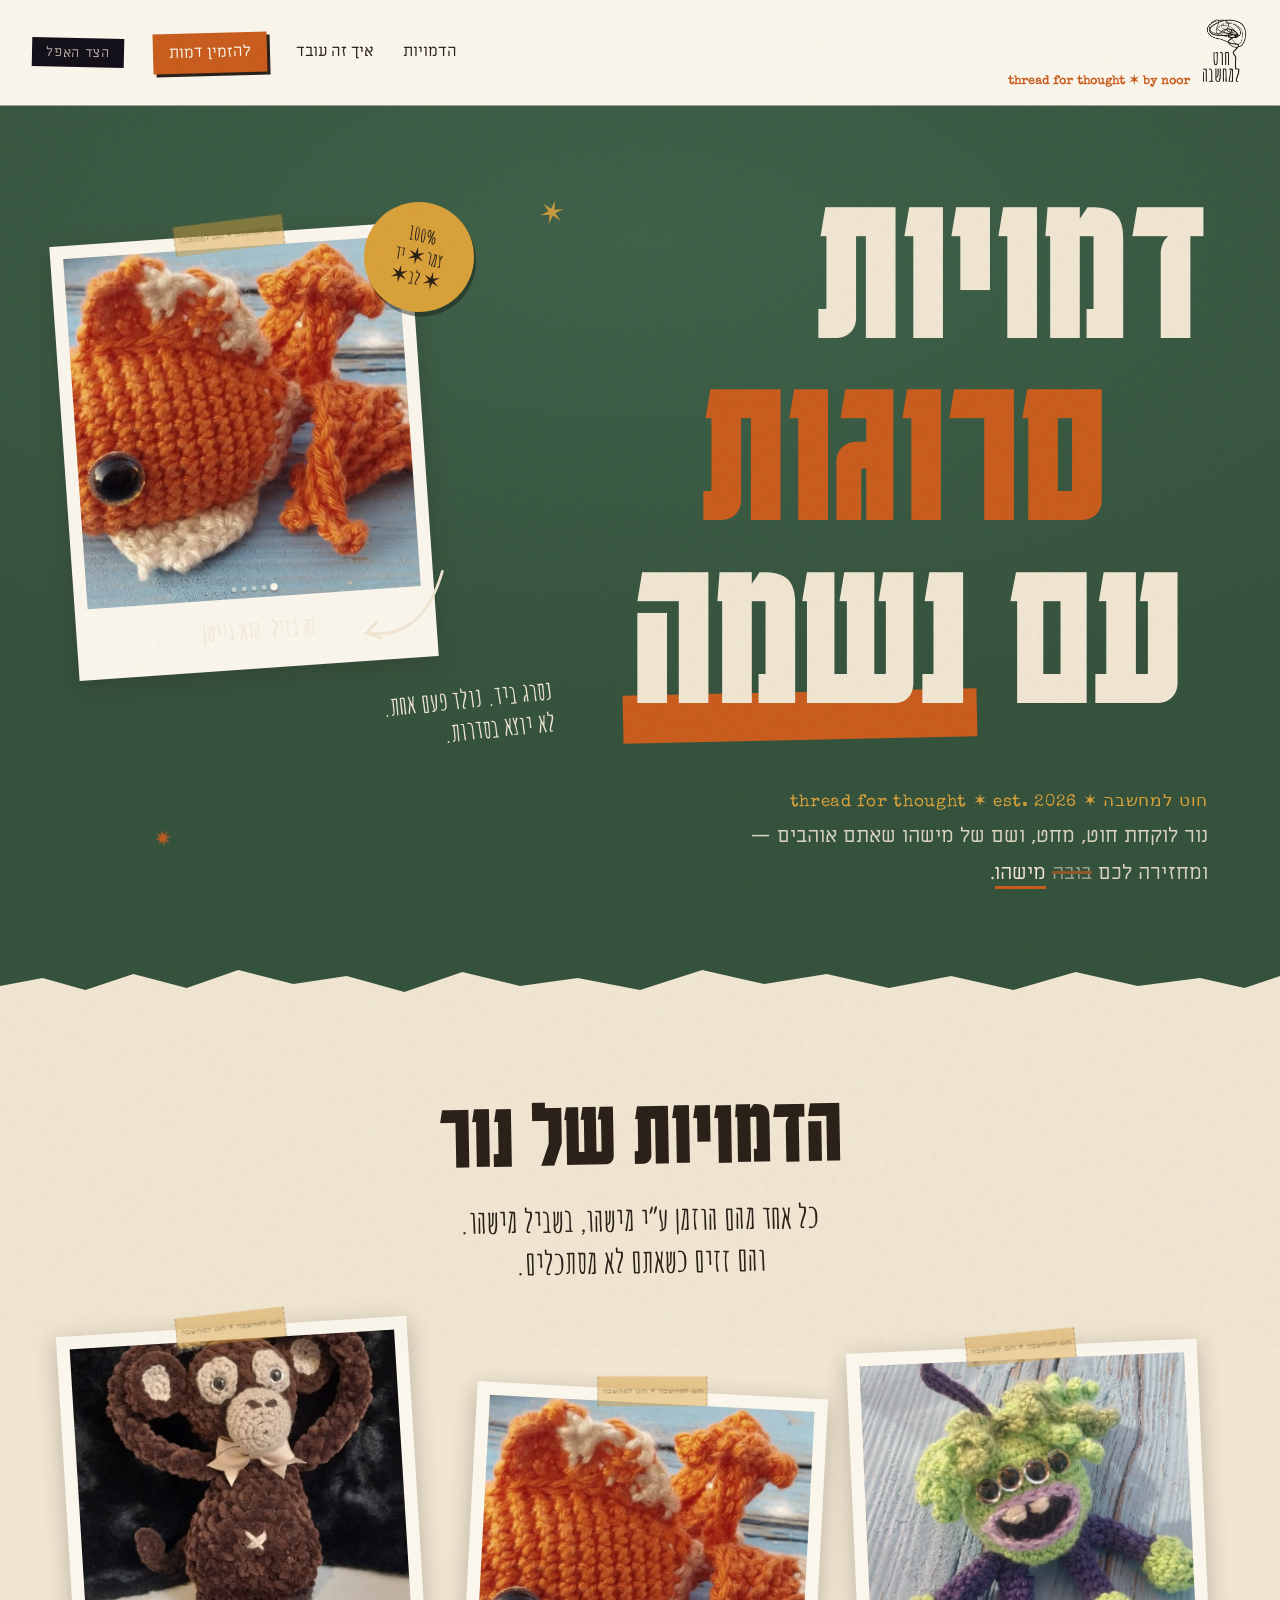
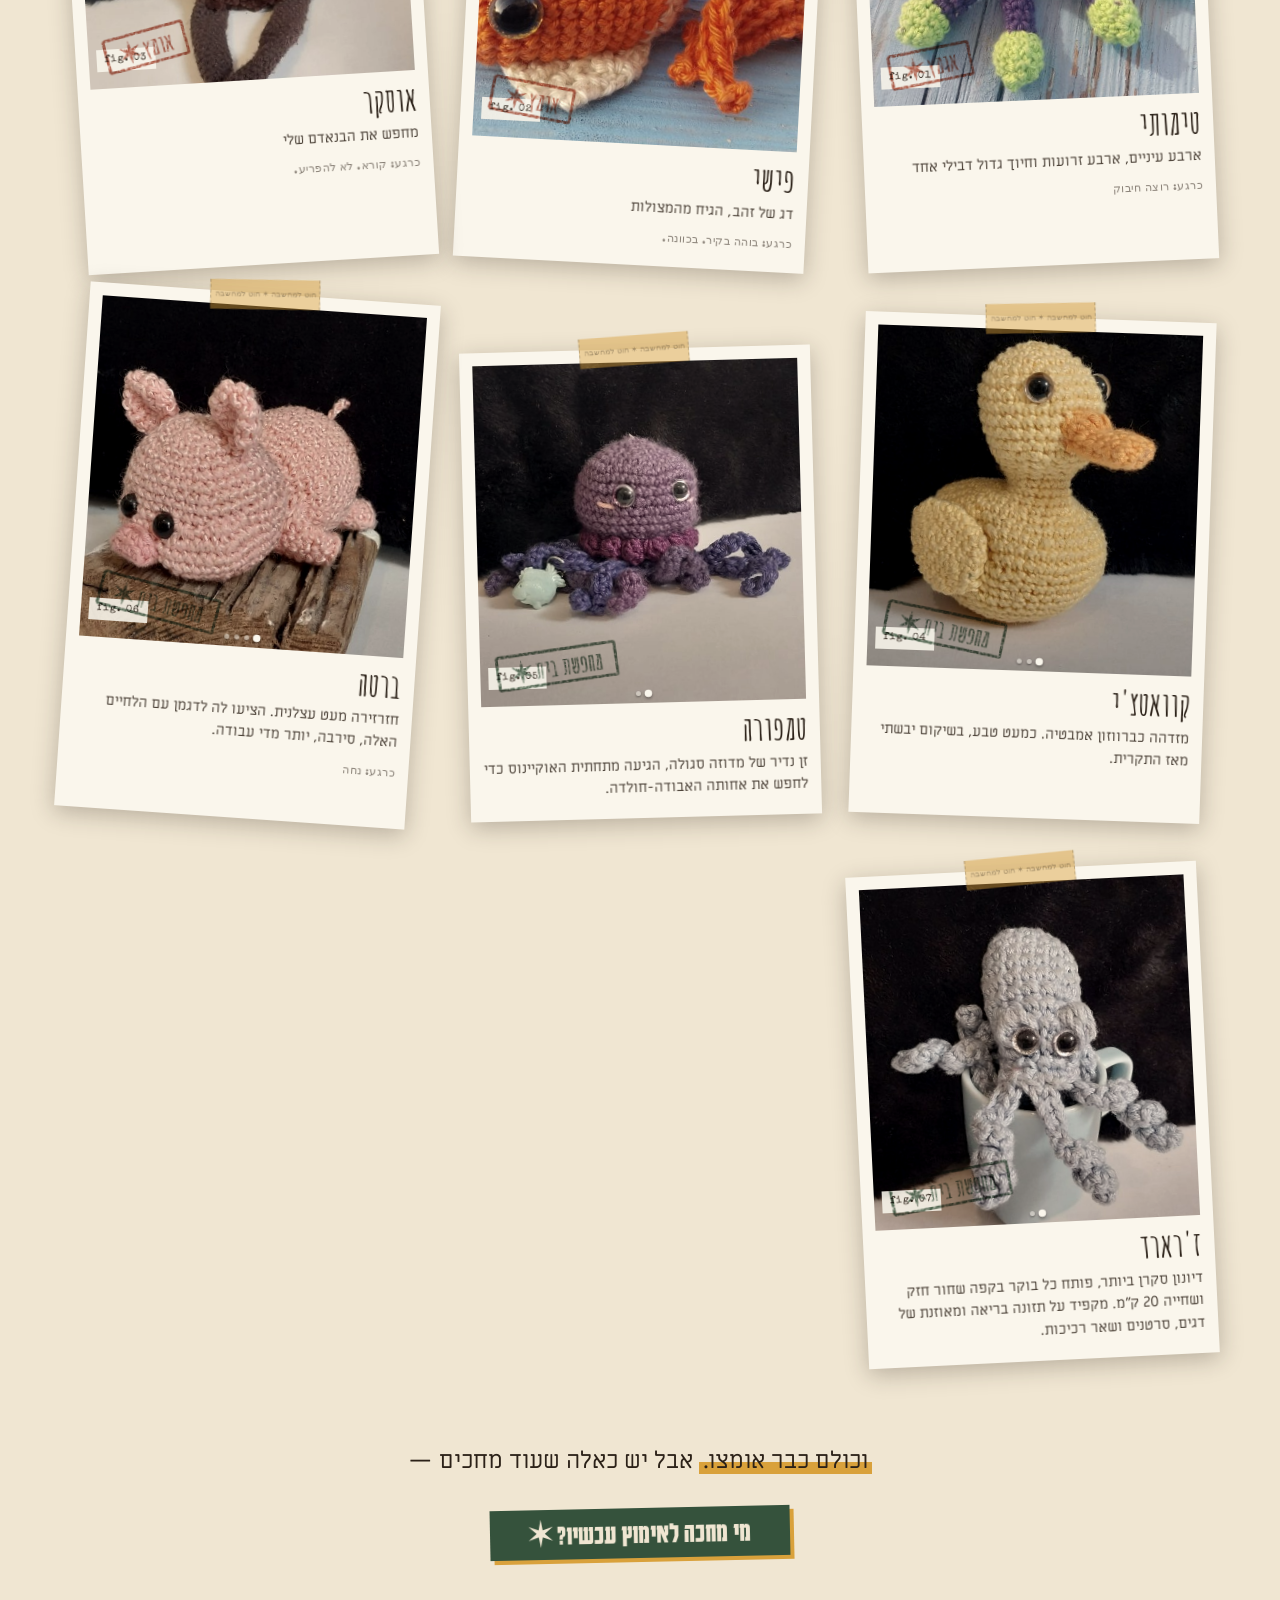
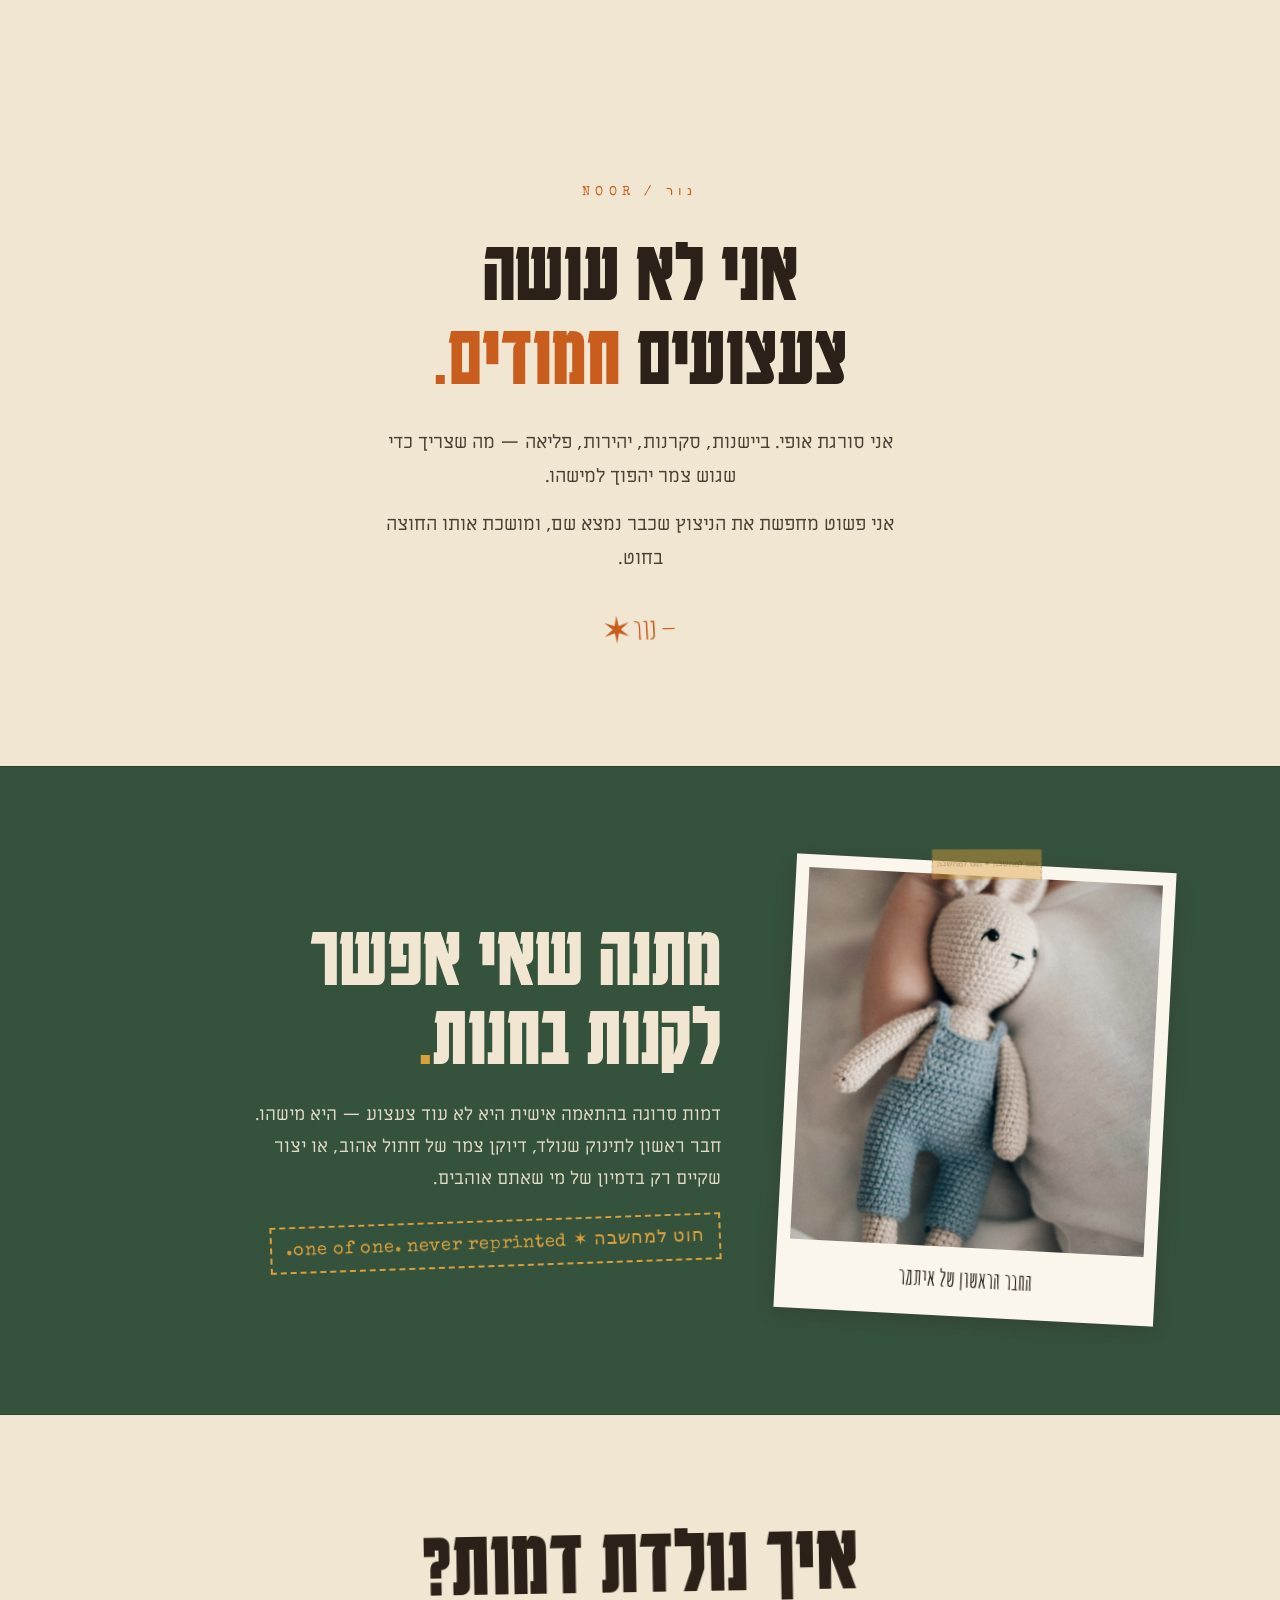
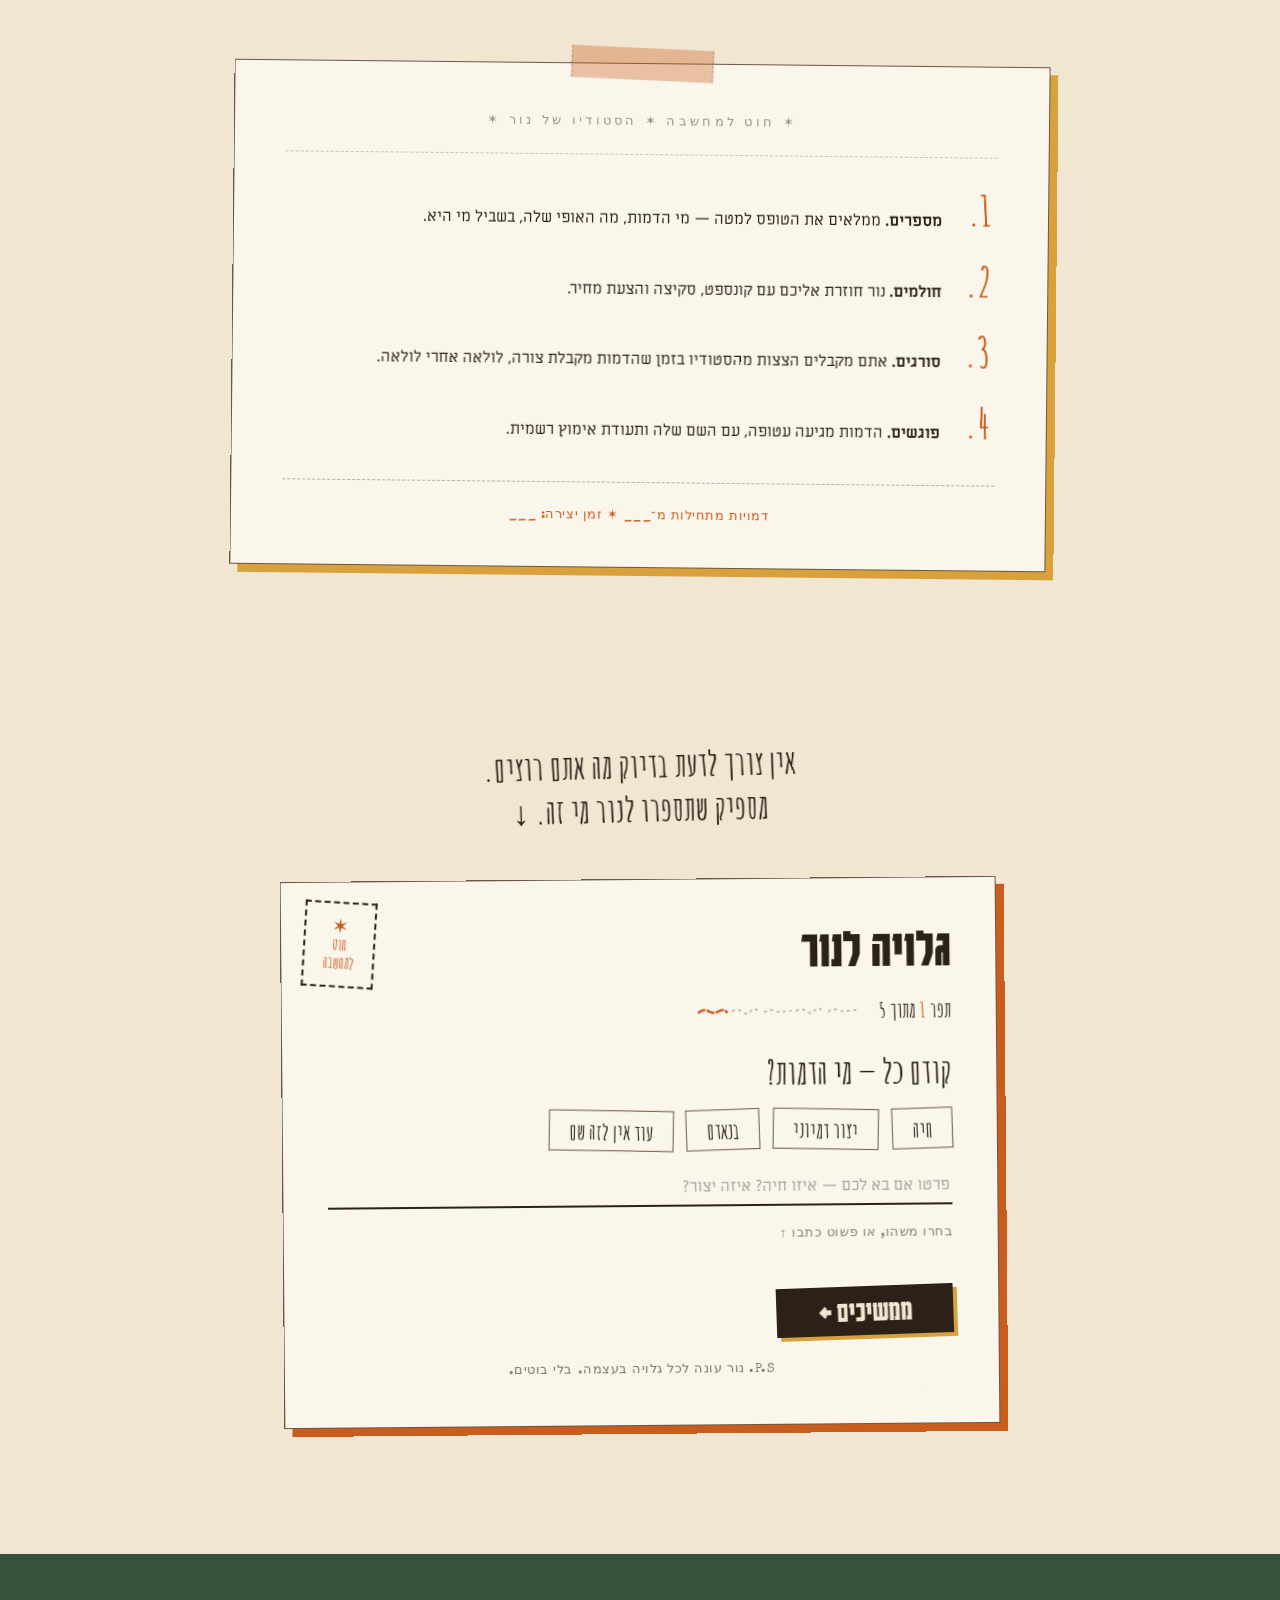
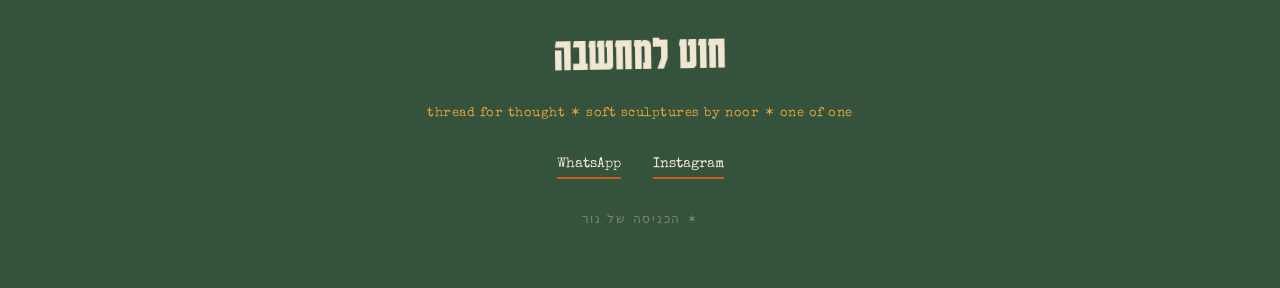
<file: index.html>
<!DOCTYPE html>
<html lang="he" dir="rtl">
<head>
  <meta charset="UTF-8">
  <meta name="viewport" content="width=device-width, initial-scale=1.0">
  <title>חוט למחשבה ✶ דמויות סרוגות עם נשמה, מאת נור</title>
  <meta name="description" content="חוט למחשבה — הסטודיו של נור. דמויות סרוגות בהתאמה אישית; כל דמות נולדת פעם אחת בלבד.">
  <link rel="preconnect" href="https://fonts.googleapis.com">
  <link rel="preconnect" href="https://fonts.gstatic.com" crossorigin>
  <link href="https://fonts.googleapis.com/css2?family=Karantina:wght@300;400;700&family=Amatic+SC:wght@400;700&family=Miriam+Libre:wght@400;700&family=Special+Elite&display=swap" rel="stylesheet">
  <link rel="stylesheet" href="assets/css/style.css?v=3">
</head>
<body>
  <div class="grain" aria-hidden="true"></div>

  <!-- ================= NAV ================= -->
  <header class="nav">
    <a class="nav__logo" href="#top">
      <img class="nav__logo-img" src="assets/img/logo.png?v=3" alt="חוט למחשבה">
      <span class="nav__logo-en">thread for thought ✶ by noor</span>
    </a>
    <nav class="nav__links">
      <a href="#characters">הדמויות</a>
      <a href="#process">איך זה עובד</a>
      <a href="#create" class="nav__cta">להזמין דמות</a>
      <button class="nav__darkside" type="button" id="darkOpen" title="הצד האפל">הצד האפל</button>
    </nav>
  </header>

  <!-- ================= HERO ================= -->
  <section class="hero" id="top">
    <h1 class="hero__title">
      <span class="hero__line1">דמויות</span>
      <span class="hero__line2">סרוגות</span>
      <span class="hero__line3">עם <mark>נשמה</mark></span>
    </h1>

    <figure class="polaroid hero__polaroid" style="--r:-4deg">
      <span class="tape" aria-hidden="true"></span>
      <img src="assets/img/hero-main.jpg" alt="יצור סרוג כתום על רקע כהה">
      <span class="bubble hand">אל תגידו לנור שזזתי.</span>
      <figcaption class="hand">זה בזיל. הוא ביישן.</figcaption>
    </figure>

    <svg class="hero__arrow" viewBox="0 0 120 90" aria-hidden="true">
      <path d="M8,10 C30,55 60,75 100,62" fill="none"/>
      <path d="M88,52 L102,62 L86,70" fill="none"/>
    </svg>

    <p class="hero__note hand">נסרג ביד. נולד פעם אחת.<br>לא יוצא בסדרות.</p>

    <div class="sticker hero__sticker" aria-hidden="true">100%<br>צמר ✶ יד<br>✶ לב ✶</div>

    <span class="hero__star hero__star--1" aria-hidden="true">✶</span>
    <span class="hero__star hero__star--2" aria-hidden="true">✷</span>

    <p class="hero__manifest">
      <span class="typewriter">חוט למחשבה ✶ thread for thought ✶ est. 2026</span><br>
      נור לוקחת חוט, מחט, ושם של מישהו שאתם אוהבים —<br>
      ומחזירה לכם <s>בובה</s> <em>מישהו</em>.
    </p>

    <svg class="tear" viewBox="0 0 1440 44" preserveAspectRatio="none" aria-hidden="true">
      <path d="M0,44 L0,26 L48,18 L96,30 L150,14 L210,28 L268,10 L330,24 L390,16 L455,32 L520,12 L585,26 L650,18 L720,30 L790,10 L860,24 L930,14 L1000,28 L1070,16 L1140,30 L1210,12 L1280,26 L1350,18 L1400,28 L1440,16 L1440,44 Z" fill="#f0e6d2"/>
    </svg>
  </section>

  <!-- ================= CHARACTERS ================= -->
  <section class="characters" id="characters">
    <h2 class="characters__title">הדמויות של נור</h2>
    <p class="characters__intro hand">
      כל אחד מהם הוזמן ע״י מישהו, בשביל מישהו.<br>והם זזים כשאתם לא מסתכלים.
    </p>

    <div class="scrapbook" id="scrapbook"></div>

    <p class="characters__outro">
      <span class="scribble">וכולם כבר אומצו.</span> אבל יש כאלה שעוד מחכים —
    </p>
    <div class="characters__adopt-wrap">
      <button class="adopt-open" type="button" id="adoptOpen">מי מחכה לאימוץ עכשיו? ✶</button>
    </div>
  </section>

  <!-- ================= WAITING FOR ADOPTION ================= -->
  <div class="adopt" id="adoptModal" hidden>
    <div class="adopt__backdrop" data-close></div>
    <div class="adopt__panel">
      <button class="adopt__close typewriter" type="button" data-close>✕ סגירה</button>
      <h2 class="adopt__title">מחכים לאימוץ</h2>
      <p class="adopt__sub hand">שלושה שעדיין ישנים בסטודיו של נור.<br>כל אחד מחכה לשם שייכתב עליו בעט כחול.</p>

      <div class="adopt__grid" id="adoptGrid"></div>
      <p class="adopt__ps typewriter">האימוץ דרך וואטסאפ — נור תספר לכם הכל על מי שבחרתם.</p>
    </div>
  </div>

  <!-- ================= ABOUT NOOR ================= -->
  <section class="about" id="about">
    <span class="about__eyebrow typewriter">נור / NOOR</span>
    <h2 class="about__title" id="aboutTitle">אני לא עושה<br>צעצועים <em>חמודים.</em></h2>
    <div class="about__body" id="aboutBody">
      <p>אני סורגת אופי. ביישנות, יהירות, מלנכוליה — מה שצריך כדי שגוש צמר יהפוך למישהו.</p>
      <p>נור זה אור. אני פשוט מחפשת את הניצוץ שכבר נמצא שם, ומושכת אותו החוצה בחוט.</p>
    </div>
    <span class="about__sign hand">— נור ✶</span>
  </section>

  <!-- ================= WHY / GREEN BLOCK ================= -->
  <section class="why">
    <div class="why__inner">
      <figure class="polaroid why__polaroid" style="--r:3deg">
        <span class="tape" aria-hidden="true"></span>
        <img src="assets/img/char-06-rabbit-baby.jpg" alt="ארנב סרוג לצד תינוק" loading="lazy">
        <figcaption class="hand">החבר הראשון של איתמר</figcaption>
      </figure>
      <div class="why__text">
        <h2>מתנה שאי אפשר<br>לקנות בחנות<span class="why__period">.</span></h2>
        <p>
          דמות סרוגה בהתאמה אישית היא לא עוד צעצוע — היא מישהו.
          חבר ראשון לתינוק שנולד, דיוקן צמר של חתול אהוב,
          או יצור שקיים רק בדמיון של מי שאתם אוהבים.
        </p>
        <p class="typewriter why__stamp">חוט למחשבה ✶ one of one. never reprinted.</p>
      </div>
    </div>
  </section>

  <!-- ================= PROCESS ================= -->
  <section class="process" id="process">
    <h2 class="process__title">איך נולדת דמות<span class="scribble-under">?</span></h2>

    <div class="note">
      <span class="note__brand typewriter">✶ חוט למחשבה ✶ הסטודיו של נור ✶</span>
      <ol class="note__list">
        <li>
          <span class="note__num hand">1.</span>
          <div><strong>מספרים.</strong> ממלאים את הטופס למטה — מי הדמות, מה האופי שלה, בשביל מי היא.</div>
        </li>
        <li>
          <span class="note__num hand">2.</span>
          <div><strong>חולמים.</strong> נור חוזרת אליכם עם קונספט, סקיצה והצעת מחיר.</div>
        </li>
        <li>
          <span class="note__num hand">3.</span>
          <div><strong>סורגים.</strong> אתם מקבלים הצצות מהסטודיו בזמן שהדמות מקבלת צורה, לולאה אחרי לולאה.</div>
        </li>
        <li>
          <span class="note__num hand">4.</span>
          <div><strong>פוגשים.</strong> הדמות מגיעה עטופה, עם השם שלה ותעודת אימוץ רשמית.</div>
        </li>
      </ol>
      <!-- TODO: לאשר מול נור — מחיר התחלתי, זמן יצירה -->
      <p class="note__footer typewriter">דמויות מתחילות מ־<strong id="priceFrom">___</strong> ✶ זמן יצירה: <strong id="leadTime">___</strong></p>
    </div>
  </section>

  <!-- ================= CREATE / POSTCARD FORM ================= -->
  <section class="create" id="create">
    <p class="create__intro hand">אין צורך לדעת בדיוק מה אתם רוצים.<br>מספיק שתספרו לנור מי זה. ↓</p>

    <form class="postcard" name="custom-order" id="orderForm">
      <div class="postcard__stamp" aria-hidden="true">✶<br>חוט<br>למחשבה</div>
      <h2 class="postcard__title">גלויה לנור</h2>

      <div class="postcard__progress">
        <span class="postcard__steplabel hand">תפר <b id="stepNum">1</b> מתוך 5</span>
        <svg class="seam" id="seam" viewBox="0 0 170 14" aria-hidden="true">
          <path class="done" d="M6,8 Q11,4 16,7 T26,7 T34,8"/>
          <path d="M40,7 Q45,4 50,8 T58,7 T66,8"/>
          <path d="M72,8 Q77,5 82,7 T90,8 T98,7"/>
          <path d="M104,7 Q109,4 114,8 T122,7 T130,8"/>
          <path d="M136,8 Q141,5 146,7 T154,8 T164,7"/>
        </svg>
      </div>

      <!-- step 1 -->
      <div class="step is-active" data-step="1">
        <h3 class="step__q hand">קודם כל — מי הדמות?</h3>
        <div class="chips" id="whoChips">
          <button type="button" class="chip" data-value="חיה">חיה</button>
          <button type="button" class="chip" data-value="יצור דמיוני">יצור דמיוני</button>
          <button type="button" class="chip" data-value="בנאדם">בנאדם</button>
          <button type="button" class="chip" data-value="עוד אין לזה שם">עוד אין לזה שם</button>
        </div>
        <input type="text" id="whoDetail" placeholder="פרטו אם בא לכם — איזו חיה? איזה יצור?">
        <p class="step__hint typewriter" id="hint1">בחרו משהו, או פשוט כתבו ↑</p>
      </div>

      <!-- step 2 -->
      <div class="step" data-step="2">
        <h3 class="step__q hand">עכשיו האופי. מה הסיפור שלה?</h3>
        <textarea id="character" rows="4" placeholder="למשל: ינשוף עם נדודי שינה שאוהב קפה קר. או: גרסת צמר של החתולה שלנו, כולל הכתם על האוזן."></textarea>
        <div class="weird">
          <label class="weird__label hand" for="weirdRange">מדד המוזרות: <output id="weirdOut">5</output>/10</label>
          <div class="weird__row">
            <span class="typewriter">שפויה לגמרי</span>
            <input type="range" id="weirdRange" min="1" max="10" value="5">
            <span class="typewriter">מוזרה להפליא</span>
          </div>
        </div>
        <p class="step__hint typewriter" id="hint2">שתי מילים מספיקות. נור תשאל את השאר.</p>
      </div>

      <!-- step 3 -->
      <div class="step" data-step="3">
        <h3 class="step__q hand">בשביל מי זה?</h3>
        <div class="chips" id="forChips">
          <button type="button" class="chip" data-value="מתנה">מתנה</button>
          <button type="button" class="chip" data-value="בשבילי">בשבילי</button>
          <button type="button" class="chip" data-value="לילד או ילדה">לילד.ה</button>
          <button type="button" class="chip" data-value="זה סוד">זה סוד ✶</button>
        </div>
        <label class="step__sublabel hand" for="deadline">יש תאריך יעד?</label>
        <input type="text" id="deadline" placeholder="יום הולדת? לידה מתקרבת? (לא חובה)">
      </div>

      <!-- step 4 -->
      <div class="step" data-step="4">
        <h3 class="step__q hand">ולפני שחותמים — מי אתם?</h3>
        <div class="postcard__row">
          <label class="step__sublabel hand" for="name">השם שלכם
            <input type="text" id="name" placeholder="...">
          </label>
          <label class="step__sublabel hand" for="contact">טלפון או אימייל
            <input type="text" id="contact" placeholder="...">
          </label>
        </div>
        <p class="step__hint typewriter" id="hint4">רק כדי שנור תדע למי לחזור.</p>
      </div>

      <!-- step 5 — the letter -->
      <div class="step" data-step="5">
        <h3 class="step__q hand">הנה הגלויה שלכם. מוכנה למשלוח:</h3>
        <blockquote class="letter hand" id="letter"></blockquote>
      </div>

      <div class="postcard__nav">
        <button type="button" class="postcard__back" id="backBtn" hidden>→ רגע, אחורה</button>
        <button type="submit" class="postcard__send" id="nextBtn">ממשיכים ←</button>
      </div>
      <p class="postcard__ps typewriter">P.S. נור עונה לכל גלויה בעצמה. בלי בוטים.</p>
    </form>
  </section>

  <!-- ================= FOOTER ================= -->
  <footer class="footer">
    <span class="footer__logo">חוט למחשבה</span>
    <p class="footer__line typewriter">thread for thought ✶ soft sculptures by noor ✶ one of one</p>
    <div class="footer__links">
      <!-- TODO: לעדכן קישור אינסטגרם אמיתי -->
      <a href="#" id="igLink" target="_blank" rel="noopener">Instagram</a>
      <a href="#" id="waLink" target="_blank" rel="noopener">WhatsApp</a>
    </div>
    <a class="footer__admin" href="admin.html">✶ הכניסה של נור</a>
  </footer>

  <!-- ================= THE DARK GATE ================= -->
  <div class="gate" id="darkGate" hidden>
    <div class="gate__backdrop" data-gate-close></div>
    <div class="gate__card">
      <span class="gate__stamp hand" aria-hidden="true">אזהרה ✶</span>
      <h2 class="gate__title">הצד האפל של נור</h2>
      <p class="gate__text">מעבר לדלת הזאת, הבובות לא מחכות לאימוץ.<br>הן מחכות לכם.</p>
      <p class="gate__q typewriter">בני 18 ומעלה בלבד. מוכנים להיחשף?</p>
      <div class="gate__btns">
        <button class="gate__yes" type="button" id="gateYes">אני מעל 18. אני מוכנ.ה ✶</button>
        <button class="gate__no typewriter" type="button" data-gate-close>לא. תחזירו אותי לאור</button>
      </div>
    </div>
  </div>

  <script src="assets/data/content.js?v=3"></script>
  <script src="assets/js/main.js?v=3"></script>
</body>
</html>
</file>
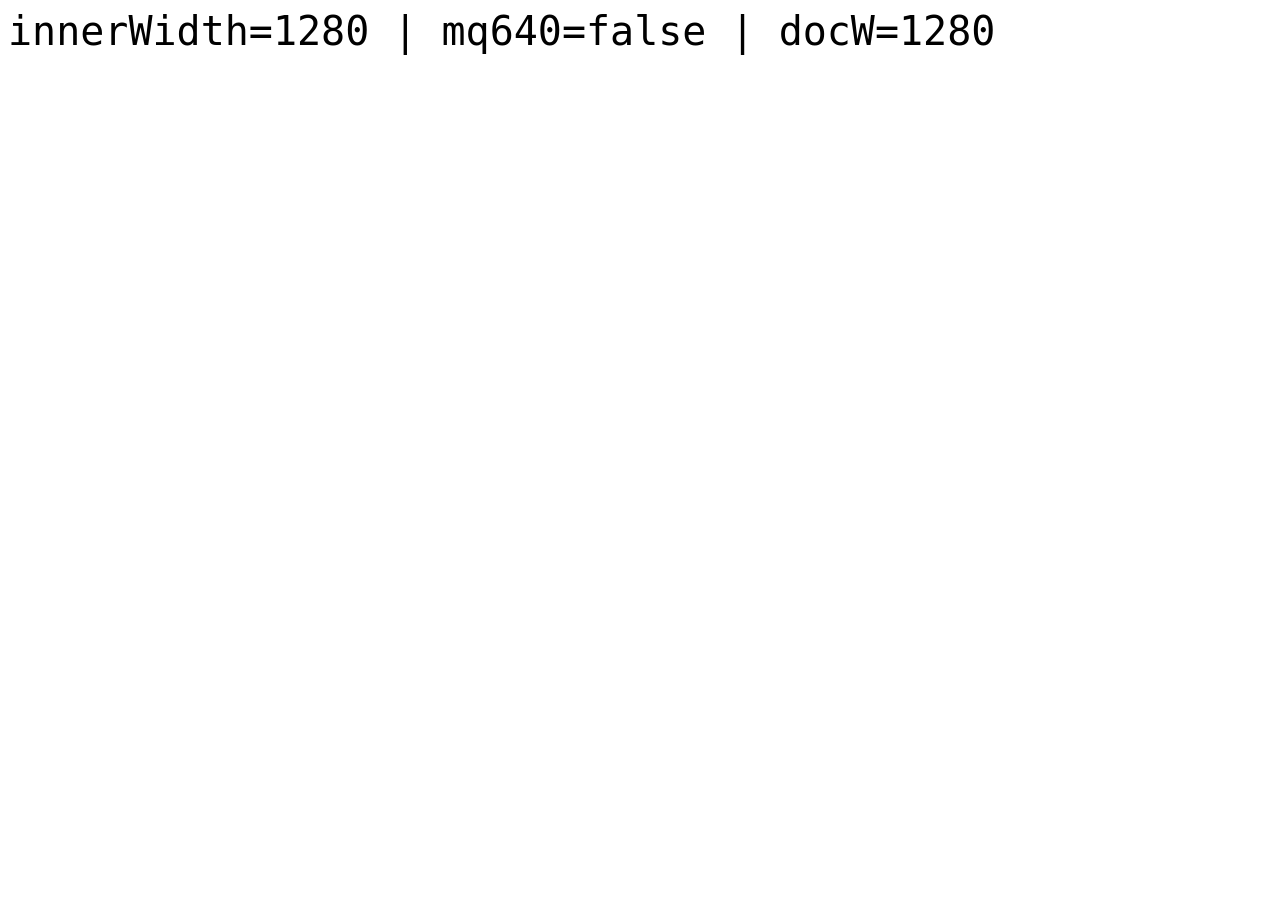
<file: _vp.html>
<!DOCTYPE html><html><head><meta name="viewport" content="width=device-width, initial-scale=1.0"></head><body style="font-size:40px;font-family:monospace"><script>document.body.textContent = "innerWidth=" + innerWidth + " | mq640=" + matchMedia("(max-width:640px)").matches + " | docW=" + document.documentElement.scrollWidth;</script></body></html>
</file>
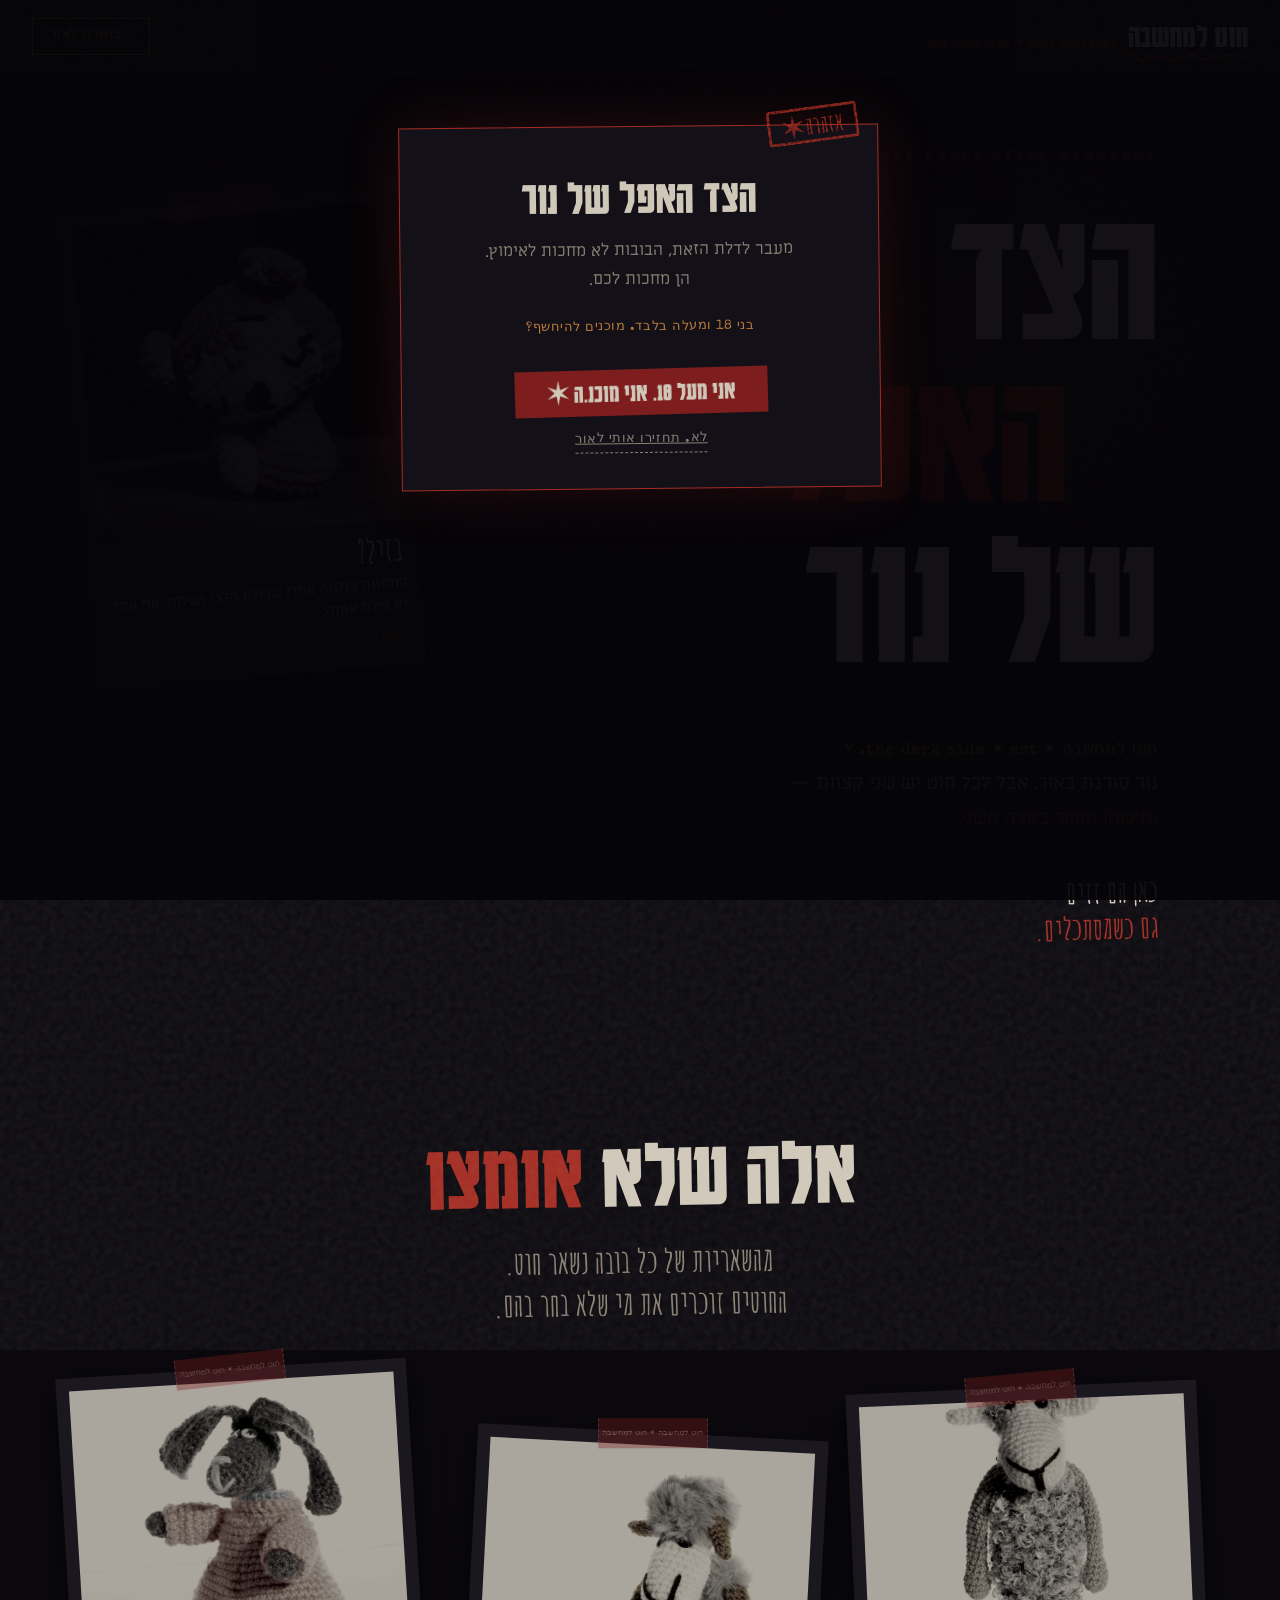
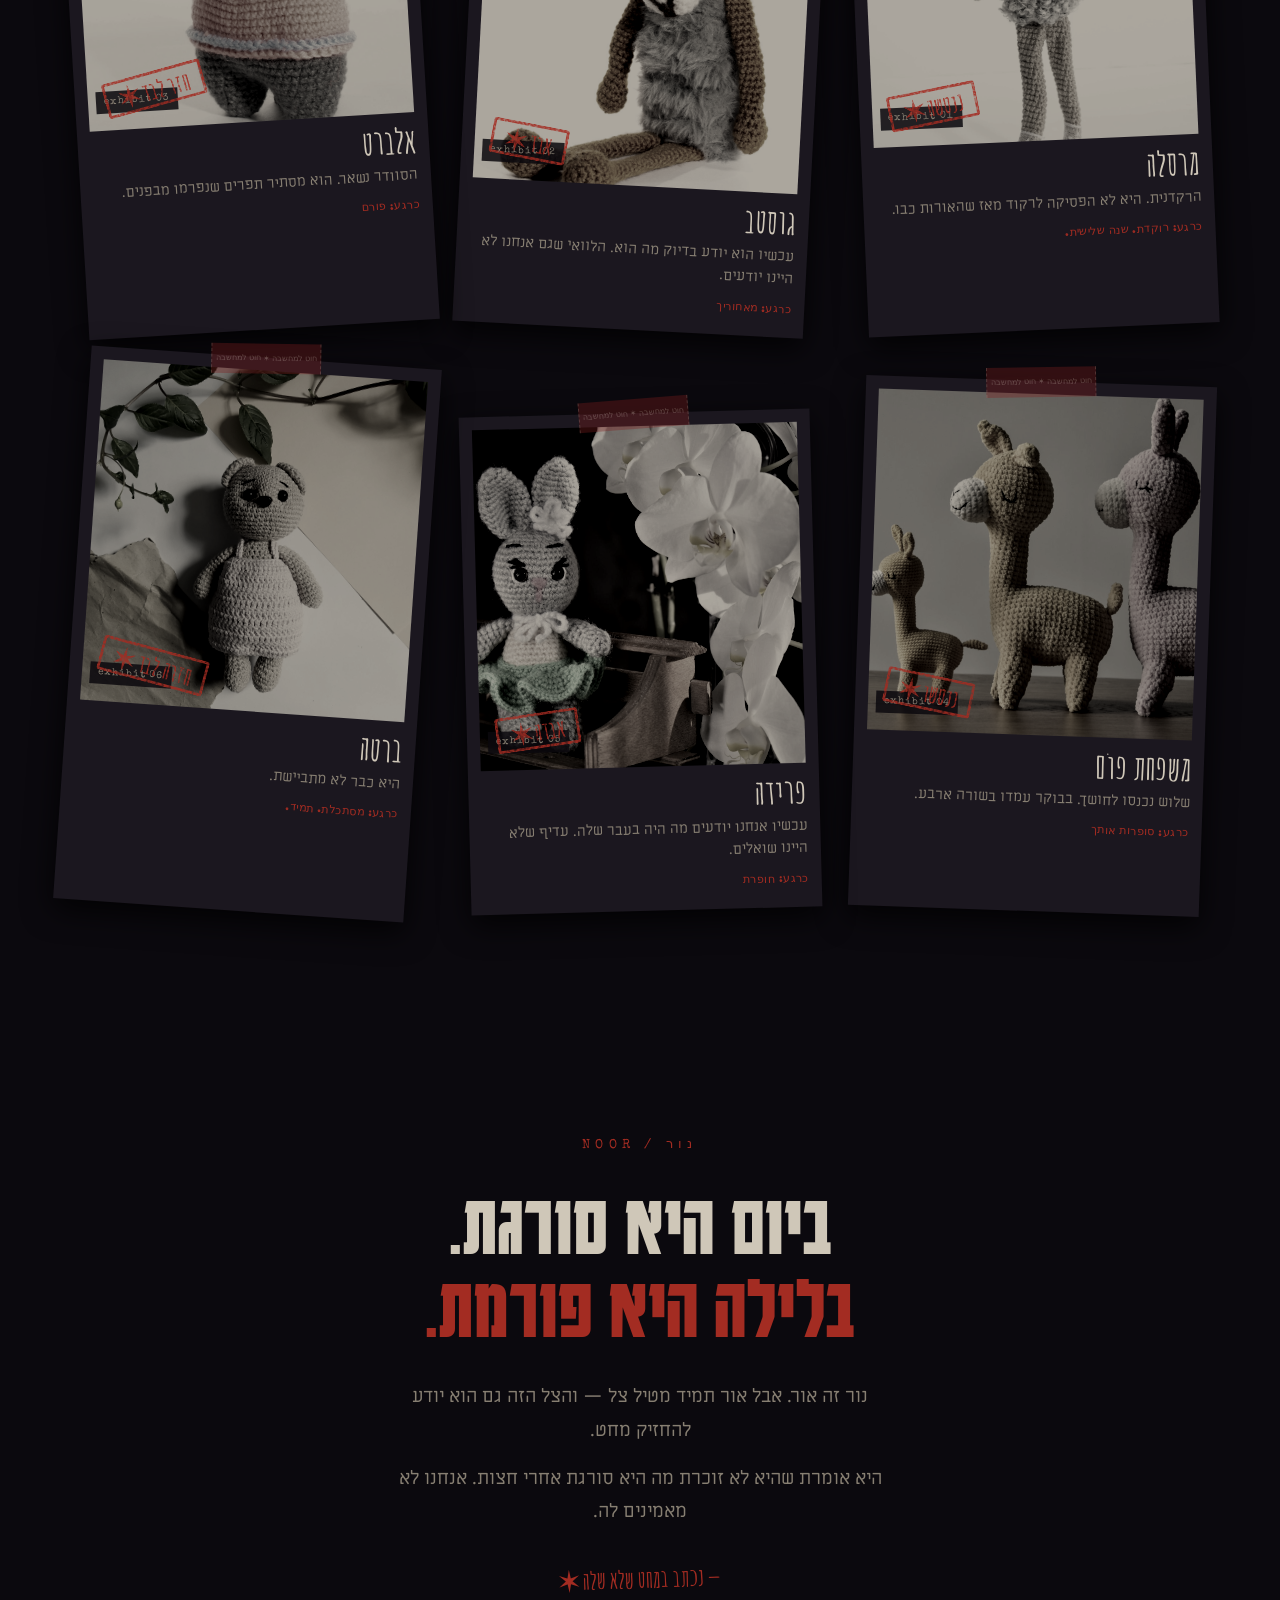
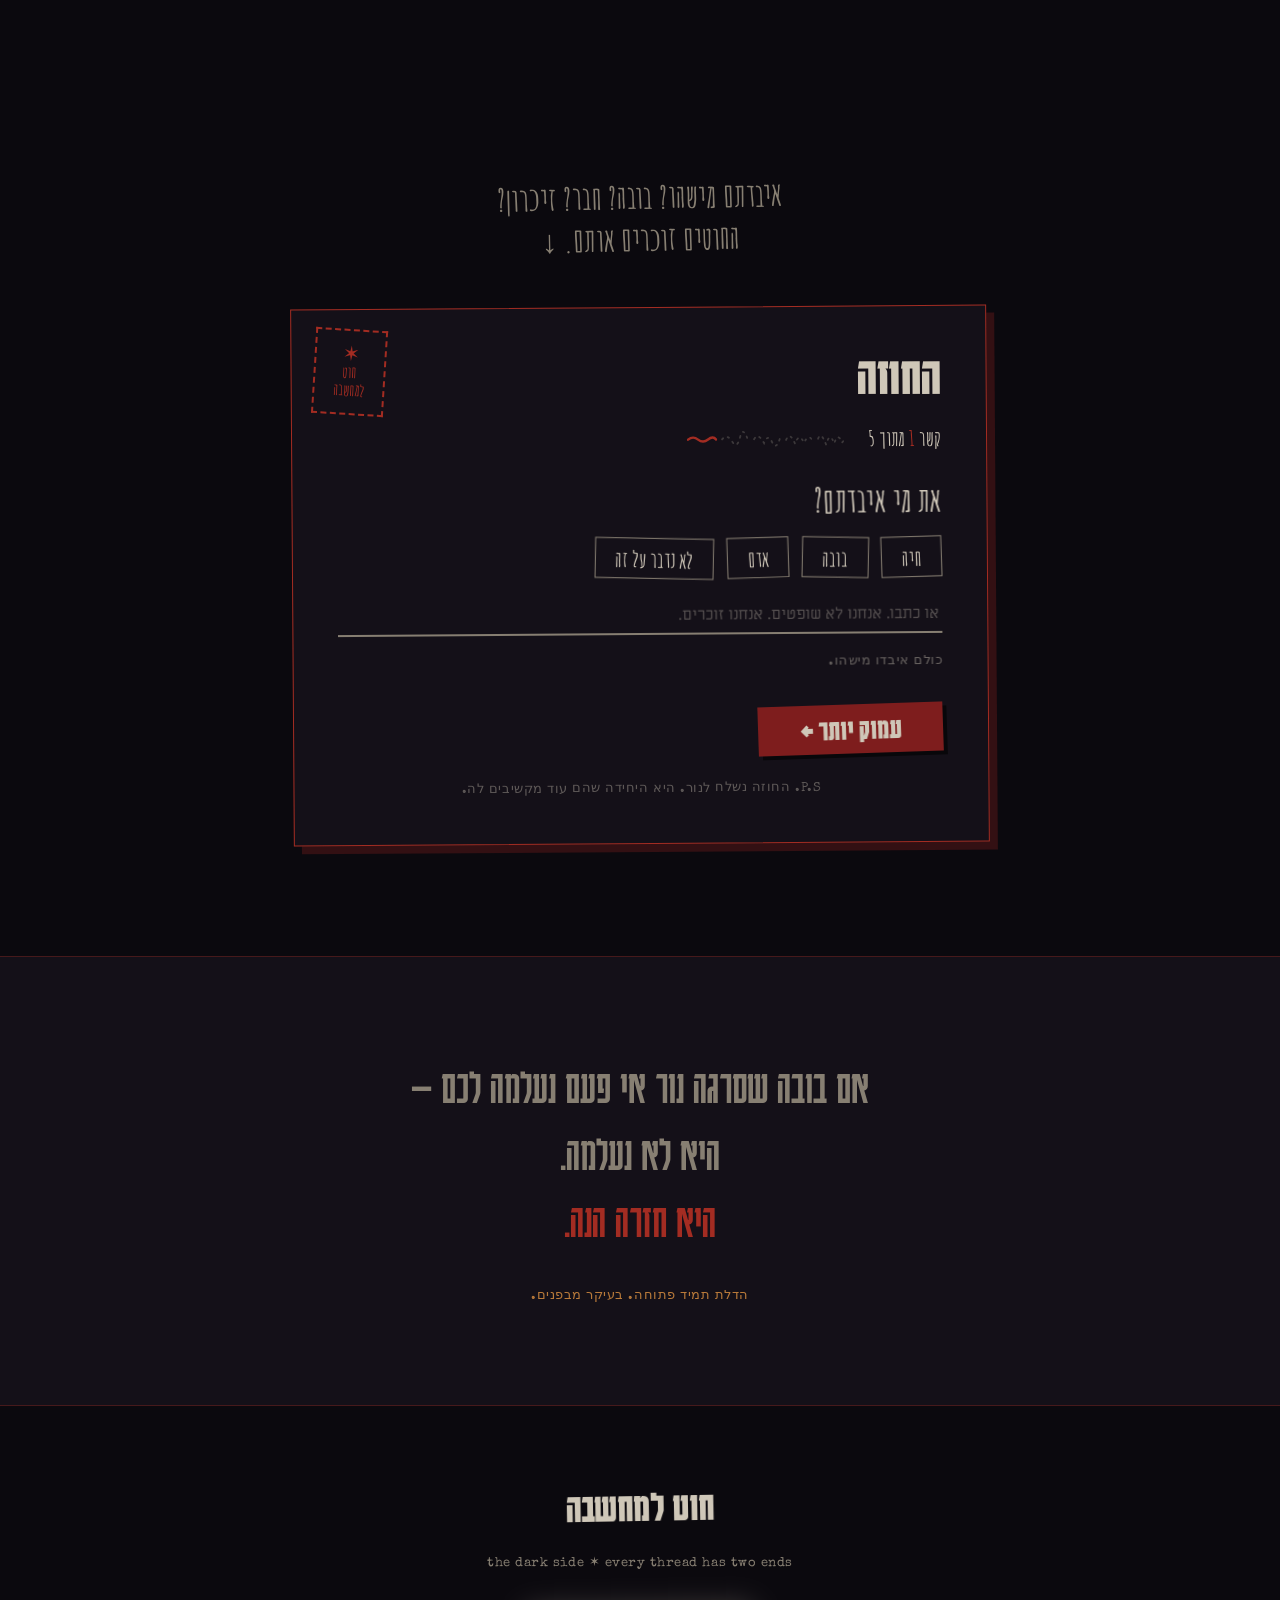
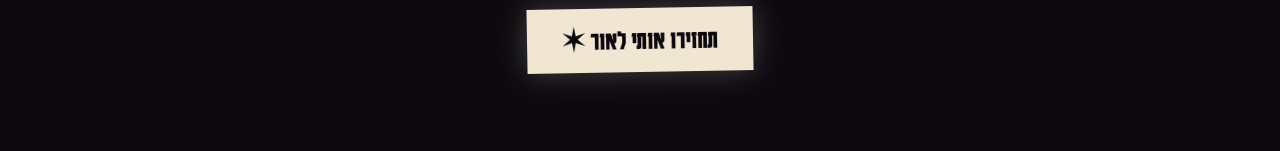
<file: dark.html>
<!DOCTYPE html>
<html lang="he" dir="rtl">
<head>
  <meta charset="UTF-8">
  <meta name="viewport" content="width=device-width, initial-scale=1.0">
  <title>הצד האפל ✶ חוט למחשבה</title>
  <meta name="robots" content="noindex">
  <meta name="description" content="לכל חוט יש שני קצוות.">
  <link rel="preconnect" href="https://fonts.googleapis.com">
  <link rel="preconnect" href="https://fonts.gstatic.com" crossorigin>
  <link href="https://fonts.googleapis.com/css2?family=Karantina:wght@300;400;700&family=Amatic+SC:wght@400;700&family=Miriam+Libre:wght@400;700&family=Special+Elite&display=swap" rel="stylesheet">
  <link rel="stylesheet" href="assets/css/dark.css?v=3">
</head>
<body>
  <div class="grain" aria-hidden="true"></div>

  <!-- ================= NAV ================= -->
  <header class="nav">
    <a class="nav__logo" href="#top">
      <span class="nav__logo-he">חוט למחשבה
        <svg class="nav__thread" viewBox="0 0 130 12" preserveAspectRatio="none" aria-hidden="true">
          <!-- the thread is tangled here -->
          <path d="M2,6 Q8,1 14,8 T26,4 L33,9 Q39,2 45,8 T58,5 L64,9 Q70,1 78,7 T92,4 L99,9 Q106,2 114,7 L121,3 L127,8" fill="none"/>
        </svg>
      </span>
      <span class="nav__logo-en">the dark side ✶ they remember</span>
    </a>
    <a class="nav__back" href="index.html">← בחזרה לאור</a>
  </header>

  <!-- ================= HERO ================= -->
  <section class="hero" id="top">
    <p class="hero__kicker">do not adopt after midnight</p>
    <h1 class="hero__title">
      <span>הצד</span>
      <span class="red">האפל</span>
      <span>של נור</span>
    </h1>

    <div class="hero__polaroid-wrap">
      <figure class="polaroid" style="--r:-5deg">
        <span class="tape" aria-hidden="true"></span>
        <img src="assets/img/hero-main.jpg" alt="">
        <span class="bubble hand">בזיל כבר לא ביישן.</span>
        <figcaption>
          <span class="polaroid__name hand">בזיל?</span>
          <span class="polaroid__story">התמונה צולמה אחרי שכולם הלכו הביתה. אף אחד לא צילם אותה.</span>
          <span class="polaroid__status typewriter">כרגע: מחייך</span>
        </figcaption>
      </figure>
    </div>

    <p class="hero__manifest">
      <span class="typewriter">חוט למחשבה ✶ the dark side ✶ est. ?</span><br>
      נור סורגת באור. אבל לכל חוט יש שני קצוות —<br>
      <em>ומישהו מושך בקצה השני.</em>
    </p>

    <p class="hero__law hand" id="darkLaw">
      כאן הם זזים<br><em>גם כשמסתכלים.</em>
    </p>
  </section>

  <!-- ================= THE LOST ONES ================= -->
  <section class="lost">
    <h2 class="lost__title">אלה שלא <em>אומצו</em></h2>
    <p class="lost__intro hand">
      מהשאריות של כל בובה נשאר חוט.<br>החוטים זוכרים את מי שלא בחר בהם.
    </p>

    <div class="scrapbook" id="darkScrapbook">

      <figure class="polaroid" style="--r:-2.5deg">
        <span class="tape" aria-hidden="true"></span>
        <img src="assets/img/char-01-sheep.jpg" alt="" loading="lazy">
        <span class="bubble hand">תרקדו איתי. לנצח.</span>
        <figcaption>
          <span class="polaroid__fig typewriter">exhibit 01</span><span class="stamp hand" style="--sr:-9deg" aria-hidden="true">ננטשה ✶</span><span class="polaroid__name hand">מרסלה</span>
          <span class="polaroid__story">הרקדנית. היא לא הפסיקה לרקוד מאז שהאורות כבו.</span>
          <span class="polaroid__status typewriter">כרגע: רוקדת. שנה שלישית.</span>
        </figcaption>
      </figure>

      <figure class="polaroid" style="--r:3deg">
        <span class="tape" aria-hidden="true"></span>
        <img src="assets/img/char-02-monkey.jpg" alt="" loading="lazy">
        <span class="bubble hand">סוף סוף הסתכלת עליי.</span>
        <figcaption>
          <span class="polaroid__fig typewriter">exhibit 02</span><span class="stamp hand" style="--sr:8deg" aria-hidden="true">אבד ✶</span><span class="polaroid__name hand">גוסטב</span>
          <span class="polaroid__story">עכשיו הוא יודע בדיוק מה הוא. הלוואי שגם אנחנו לא היינו יודעים.</span>
          <span class="polaroid__status typewriter">כרגע: מאחוריך</span>
        </figcaption>
      </figure>

      <figure class="polaroid" style="--r:-3.5deg">
        <span class="tape" aria-hidden="true"></span>
        <img src="assets/img/char-03-donkey-sweater.jpg" alt="" loading="lazy">
        <span class="bubble hand">הדיון לא נגמר. הוא רק התחיל.</span>
        <figcaption>
          <span class="polaroid__fig typewriter">exhibit 03</span><span class="stamp hand" style="--sr:-12deg" aria-hidden="true">חזר לבד ✶</span><span class="polaroid__name hand">אלברט</span>
          <span class="polaroid__story">הסוודר נשאר. הוא מסתיר תפרים שנפרמו מבפנים.</span>
          <span class="polaroid__status typewriter">כרגע: פורם</span>
        </figcaption>
      </figure>

      <figure class="polaroid" style="--r:2deg">
        <span class="tape" aria-hidden="true"></span>
        <img src="assets/img/char-04-alpaca-family.jpg" alt="" loading="lazy">
        <span class="bubble hand">בוא תעמוד איתנו בשורה.</span>
        <figcaption>
          <span class="polaroid__fig typewriter">exhibit 04</span><span class="stamp hand" style="--sr:10deg" aria-hidden="true">ננטשו ✶</span><span class="polaroid__name hand">משפחת פוֹם</span>
          <span class="polaroid__story">שלוש נכנסו לחושך. בבוקר עמדו בשורה ארבע.</span>
          <span class="polaroid__status typewriter">כרגע: סופרות אותך</span>
        </figcaption>
      </figure>

      <figure class="polaroid" style="--r:-1.5deg">
        <span class="tape" aria-hidden="true"></span>
        <img src="assets/img/char-05-bunny-orchids.jpg" alt="" loading="lazy">
        <span class="bubble hand">הסחלבים. תבדקו מתחת לסחלבים.</span>
        <figcaption>
          <span class="polaroid__fig typewriter">exhibit 05</span><span class="stamp hand" style="--sr:-7deg" aria-hidden="true">אבדה ✶</span><span class="polaroid__name hand">פרידה</span>
          <span class="polaroid__story">עכשיו אנחנו יודעים מה היה בעבר שלה. עדיף שלא היינו שואלים.</span>
          <span class="polaroid__status typewriter">כרגע: חופרת</span>
        </figcaption>
      </figure>

      <figure class="polaroid" style="--r:4deg">
        <span class="tape" aria-hidden="true"></span>
        <img src="assets/img/char-07-bear-flatlay.jpg" alt="" loading="lazy">
        <span class="bubble hand">ראית אותי. עכשיו תורי.</span>
        <figcaption>
          <span class="polaroid__fig typewriter">exhibit 06</span><span class="stamp hand" style="--sr:11deg" aria-hidden="true">חזרה לבד ✶</span><span class="polaroid__name hand">ברטה</span>
          <span class="polaroid__story">היא כבר לא מתביישת.</span>
          <span class="polaroid__status typewriter">כרגע: מסתכלת. תמיד.</span>
        </figcaption>
      </figure>

    </div>
  </section>

  <!-- ================= ABOUT NOOR (DARK) ================= -->
  <section class="about-dark" id="about">
    <span class="about-dark__eyebrow typewriter">נור / NOOR</span>
    <h2 class="about-dark__title" id="aboutTitle">ביום היא סורגת.<br><em>בלילה היא פורמת.</em></h2>
    <div class="about-dark__body" id="aboutBody">
      <p>נור זה אור. אבל אור תמיד מטיל צל — והצל הזה גם הוא יודע להחזיק מחט.</p>
      <p>היא אומרת שהיא לא זוכרת מה היא סורגת אחרי חצות. אנחנו לא מאמינים לה.</p>
    </div>
    <span class="about-dark__sign hand">— נכתב במחט שלא שלה ✶</span>
  </section>

  <!-- ================= THE CONTRACT ================= -->
  <section class="ritual" id="ritual">
    <p class="ritual__intro hand">איבדתם מישהו? בובה? חבר? זיכרון?<br>החוטים זוכרים אותם. ↓</p>

    <form class="contract" id="darkForm">
      <div class="contract__seal" aria-hidden="true">✶<br>חוט<br>למחשבה</div>
      <h2 class="contract__title">החוזה</h2>

      <div class="contract__progress">
        <span class="contract__steplabel hand">קשר <b id="knotNum">1</b> מתוך 5</span>
        <svg class="knots" id="knots" viewBox="0 0 170 16" aria-hidden="true">
          <path class="done" d="M6,8 Q11,4 16,8 T26,8 T34,8"/>
          <path d="M40,8 Q45,2 50,10 T58,6 T66,9"/>
          <path d="M72,8 Q76,1 82,12 Q86,2 90,11 T98,7"/>
          <path d="M104,9 Q108,0 113,13 Q117,1 122,12 Q126,3 130,9"/>
          <path d="M136,8 Q139,0 144,14 Q148,0 152,13 Q156,1 160,12 L164,7"/>
        </svg>
      </div>

      <!-- knot 1 -->
      <div class="step is-active" data-step="1">
        <h3 class="step__q hand">את מי איבדתם?</h3>
        <div class="chips" id="whoChips">
          <button type="button" class="chip" data-value="חיה">חיה</button>
          <button type="button" class="chip" data-value="בובה">בובה</button>
          <button type="button" class="chip" data-value="אדם">אדם</button>
          <button type="button" class="chip" data-value="לא נדבר על זה">לא נדבר על זה</button>
        </div>
        <input type="text" id="whoDetail" placeholder="או כתבו. אנחנו לא שופטים. אנחנו זוכרים.">
        <p class="step__hint typewriter" id="hint1">כולם איבדו מישהו.</p>
      </div>

      <!-- knot 2 -->
      <div class="step" data-step="2">
        <h3 class="step__q hand">ספרו עליהם. הכל.</h3>
        <textarea id="character" rows="4" placeholder="הצבע. הריח. הקול. איך זה נגמר. אנחנו צריכים לדעת הכל — החוטים מדייקים."></textarea>
        <div class="weird">
          <label class="weird__label hand" for="missRange">כמה אתם מתגעגעים? <output id="missOut">5</output>/10</label>
          <div class="weird__row">
            <span class="typewriter">כמעט שכחתי</span>
            <input type="range" id="missRange" min="1" max="10" value="5">
            <span class="typewriter">לא ישן בלילות</span>
          </div>
        </div>
        <p class="step__hint typewriter" id="hint2">כל פרט שתשכחו — יחסר להם.</p>
      </div>

      <!-- knot 3 -->
      <div class="step" data-step="3">
        <h3 class="step__q hand">בשביל מי ההחזרה?</h3>
        <div class="chips" id="forChips">
          <button type="button" class="chip" data-value="בשבילי">בשבילי</button>
          <button type="button" class="chip" data-value="בשביל מישהו שלא יודע">בשביל מישהו שלא יודע</button>
          <button type="button" class="chip" data-value="הם ביקשו בעצמם">הם ביקשו בעצמם</button>
        </div>
        <label class="step__sublabel hand" for="deadline">עד מתי אתם מוכנים לחכות?</label>
        <input type="text" id="deadline" placeholder="הם לא ממהרים. לכם מותר.">
      </div>

      <!-- knot 4 -->
      <div class="step" data-step="4">
        <h3 class="step__q hand">איך נמצא אתכם?</h3>
        <div class="contract__row">
          <label class="step__sublabel hand" for="name">השם שלכם
            <input type="text" id="name" placeholder="האמיתי.">
          </label>
          <label class="step__sublabel hand" for="contact">טלפון או אימייל
            <input type="text" id="contact" placeholder="...">
          </label>
        </div>
        <p class="step__hint typewriter" id="hint4">בדרך כלל אנחנו מוצאים לבד. זה רק לנימוס.</p>
      </div>

      <!-- knot 5 — the contract -->
      <div class="step" data-step="5">
        <h3 class="step__q hand">החוזה שלכם. קראו לפני שחותמים:</h3>
        <blockquote class="deed hand" id="deed"></blockquote>
        <p class="deed__fineprint typewriter">בחתימתי אני מאשר.ת שקראתי את מה שאי אפשר לבטל.</p>
      </div>

      <div class="contract__nav">
        <button type="button" class="contract__back" id="backBtn" hidden>→ עוד לא מאוחר לחזור</button>
        <button type="submit" class="contract__send" id="nextBtn">עמוק יותר ←</button>
      </div>
      <p class="contract__ps typewriter">P.S. החוזה נשלח לנור. היא היחידה שהם עוד מקשיבים לה.</p>
    </form>
  </section>

  <!-- ================= WARNING ================= -->
  <section class="warning">
    <p class="warning__text" id="darkWarning">
      אם בובה שסרגה נור אי פעם נעלמה לכם —<br>
      היא לא נעלמה.<br>
      <em>היא חזרה הנה.</em>
    </p>
    <p class="warning__ps typewriter">הדלת תמיד פתוחה. בעיקר מבפנים.</p>
  </section>

  <!-- ================= FOOTER ================= -->
  <footer class="footer">
    <span class="footer__logo">חוט למחשבה</span>
    <p class="footer__line typewriter">the dark side ✶ every thread has two ends</p>
    <a class="footer__light" href="index.html">תחזירו אותי לאור ✶</a>
  </footer>

  <!-- gate for direct visitors who skipped the front door -->
  <div class="gate" id="darkGate" hidden>
    <div class="gate__backdrop"></div>
    <div class="gate__card">
      <span class="stamp hand" style="--sr:-7deg">אזהרה ✶</span>
      <h2 class="gate__title">הצד האפל של נור</h2>
      <p class="gate__text">מעבר לדלת הזאת, הבובות לא מחכות לאימוץ.<br>הן מחכות לכם.</p>
      <p class="gate__q typewriter">בני 18 ומעלה בלבד. מוכנים להיחשף?</p>
      <div class="gate__btns">
        <button class="gate__yes" type="button" id="gateYes">אני מעל 18. אני מוכנ.ה ✶</button>
        <a class="gate__no typewriter" href="index.html">לא. תחזירו אותי לאור</a>
      </div>
    </div>
  </div>

  <script src="assets/data/content.js?v=3"></script>
  <script src="assets/js/dark.js?v=3"></script>
</body>
</html>
</file>
<file: assets/css/style.css>
/* ============================================================
   נור ✶ NOOR — the studio scrapbook
   Aesthetic: recycled paper, polaroids + tape, handwriting,
   typewriter stamps, giant poster type. Nothing corporate.
   ============================================================ */

:root {
  --paper: #f0e6d2;        /* warm recycled paper */
  --paper-dark: #e6d9bf;
  --ink: #2b2118;          /* warm dark brown ink */
  --orange: #c95d1e;       /* burnt orange */
  --mustard: #d9a13b;
  --green: #35523c;        /* bottle green */
  --white: #faf6ec;        /* polaroid white */
  --night: #34493b;        /* deep bottle green — dark sections, no brown */
  --night-deep: #2b3d31;   /* edges of the dark */
  --ink-line: rgba(43, 33, 24, 0.4);  /* soft borders instead of hard ink */
  --stamp-red: #a8442e;    /* rubber stamp ink */

  --display: 'Karantina', cursive;       /* giant condensed poster type */
  --hand: 'Amatic SC', cursive;          /* handwriting (Hebrew!) */
  --body: 'Miriam Libre', serif;         /* literary body */
  --type: 'Special Elite', monospace;    /* typewriter (latin) */
}

* { margin: 0; padding: 0; box-sizing: border-box; }

html { scroll-behavior: smooth; overflow-x: clip; }

body {
  background: var(--paper);
  color: var(--ink);
  font-family: var(--body);
  line-height: 1.75;
  overflow-x: clip;
}

::selection { background: var(--mustard); color: var(--ink); }

img { display: block; max-width: 100%; }

/* paper grain over everything */
.grain {
  position: fixed; inset: -50%;
  z-index: 99; pointer-events: none;
  background-image: url("data:image/svg+xml,%3Csvg viewBox='0 0 300 300' xmlns='http://www.w3.org/2000/svg'%3E%3Cfilter id='n'%3E%3CfeTurbulence type='fractalNoise' baseFrequency='0.9' numOctaves='2'/%3E%3C/filter%3E%3Crect width='100%25' height='100%25' filter='url(%23n)' opacity='0.5'/%3E%3C/svg%3E");
  opacity: 0.10;
  mix-blend-mode: multiply;
}

/* ---------- type helpers ---------- */

.hand { font-family: var(--hand); font-weight: 700; }
.typewriter { font-family: var(--type); font-size: 0.82em; letter-spacing: 0.04em; }

.scribble { background: linear-gradient(transparent 55%, var(--mustard) 55%, var(--mustard) 92%, transparent 92%); padding: 0 0.15em; }

/* ---------- nav ---------- */

.nav {
  display: flex; justify-content: space-between; align-items: center;
  padding: 1.1rem 2rem;
  background: var(--white);
  border-bottom: 1.5px solid var(--ink-line);
  position: sticky; top: 0; z-index: 50;
}
.nav__logo {
  font-family: var(--display);
  font-weight: 700;
  font-size: 2.1rem;
  line-height: 1;
  color: var(--ink);
  text-decoration: none;
  display: flex; align-items: baseline; gap: 0.7rem;
}
.nav__logo-img { height: 66px; width: auto; display: block; }
.nav__logo-he { position: relative; display: inline-block; }
.nav__logo-he[hidden] { display: none; }
.nav__thread {
  /* a loose yarn thread under the name */
  position: absolute;
  right: 0; left: -4px;
  bottom: -9px;
  width: calc(100% + 4px); height: 10px;
}
.nav__thread path {
  stroke: var(--orange);
  stroke-width: 2;
  stroke-linecap: round;
}
.nav__logo-en {
  font-family: var(--type);
  font-size: 0.72rem;
  color: var(--orange);
}
.nav__links { display: flex; gap: 1.8rem; align-items: center; }
.nav__links a {
  color: var(--ink); text-decoration: none;
  font-size: 1rem;
  border-bottom: 2px solid transparent;
}
.nav__links a:hover { border-bottom-color: var(--orange); }
.nav__cta {
  background: var(--orange);
  color: var(--white) !important;
  padding: 0.3rem 1rem;
  transform: rotate(-1.5deg);
  box-shadow: 3px 3px 0 var(--ink);
  transition: transform 0.15s, box-shadow 0.15s;
}
.nav__cta:hover {
  transform: rotate(-1.5deg) translate(-2px, -2px);
  box-shadow: 5px 5px 0 var(--ink);
  border-bottom-color: transparent !important;
}

/* the door to the dark side — quiet, but you notice it */
.nav__darkside {
  font-family: var(--body);
  font-size: 0.85rem;
  background: #14101a;
  color: rgba(207, 199, 184, 0.85);
  border: none;
  padding: 0.35rem 0.9rem;
  cursor: pointer;
  transform: rotate(1.2deg);
  letter-spacing: 0.05em;
  transition: color 0.4s, box-shadow 0.4s, transform 0.15s;
}
.nav__darkside:hover {
  color: #fff;
  box-shadow: 0 0 18px rgba(163, 44, 34, 0.5);
  transform: rotate(1.2deg) translateY(-1px);
}

/* ---------- the dark gate ---------- */

.gate { position: fixed; inset: 0; z-index: 200; }
.gate__backdrop { position: absolute; inset: 0; background: rgba(5, 4, 7, 0.93); cursor: pointer; }
.gate__card {
  position: relative;
  max-width: 480px;
  margin: 14vh auto 0;
  background: #141018;
  border: 1.5px solid #a32c22;
  padding: 2.8rem 2.4rem 2.2rem;
  text-align: center;
  transform: rotate(-0.6deg);
  box-shadow: 0 0 60px rgba(163, 44, 34, 0.25);
}
.gate__stamp {
  position: absolute;
  top: -1.2rem; right: 1.2rem;
  transform: rotate(-7deg);
  font-size: 1.5rem;
  line-height: 1;
  color: #a32c22;
  border: 3px solid #a32c22;
  border-radius: 3px;
  padding: 0.15em 0.5em 0.1em;
  background: #141018;
}
.gate__title {
  font-family: var(--display);
  font-weight: 700;
  font-size: 3rem;
  line-height: 1;
  color: #cfc7b8;
}
.gate__text { margin-top: 1rem; font-size: 1.05rem; color: #877f72; }
.gate__q { margin-top: 1.4rem; color: #b97a3a; }
.gate__btns { margin-top: 1.8rem; display: flex; flex-direction: column; gap: 0.9rem; align-items: center; }
.gate__yes {
  font-family: var(--display);
  font-weight: 700;
  font-size: 1.6rem;
  color: #cfc7b8;
  background: #7e1d1d;
  border: none;
  cursor: pointer;
  padding: 0.5rem 2rem;
  transform: rotate(-1deg);
  transition: background 0.3s;
}
.gate__yes:hover { background: #a32c22; }
.gate__no {
  background: none;
  border: none;
  color: #877f72;
  cursor: pointer;
  border-bottom: 1px dashed #877f72;
}
.gate__no:hover { color: #cfc7b8; }

/* ---------- hero ---------- */

.hero {
  position: relative;
  padding: 4rem max(2rem, calc((100vw - 1200px) / 2 + 2rem)) 7rem;
  /* one bottle green for all dark blocks; a soft glow, same hue */
  background:
    radial-gradient(ellipse 120% 80% at 50% 15%, #3f6249 0%, var(--green) 70%);
  color: var(--paper);
}
.hero__title {
  font-family: var(--display);
  font-weight: 700;
  line-height: 0.84;
  font-size: clamp(5.5rem, 17vw, 15rem);
  text-transform: none;
  position: relative;
  z-index: 2;
  color: var(--paper);
}
.hero__title span { display: block; }
.hero__line2 { margin-inline-start: 8vw; color: var(--orange); }
.hero__line3 { margin-inline-start: 2vw; }
.hero__title mark {
  background: none;
  color: var(--paper);
  position: relative;
  white-space: nowrap;
}
.hero__title mark::after {
  /* rough brush stroke under the word instead of a highlight block */
  content: '';
  position: absolute;
  inset: 80% -3% -2% -3%;
  background: var(--orange);
  z-index: -1;
  transform: rotate(-1.2deg);
}

/* double class beats .polaroid's own position:relative */
.polaroid.hero__polaroid {
  position: absolute;
  top: 8rem;
  left: 5%;
  width: min(360px, 38vw);
  z-index: 1;
}
.hero__polaroid .hand { font-size: 1.5rem; text-align: center; }

.hero__arrow {
  position: absolute;
  left: 27%;
  top: 29rem;
  width: 110px;
  z-index: 3;
  transform: scaleX(-1) rotate(10deg);
}
.hero__arrow path {
  stroke: var(--paper);
  stroke-width: 3;
  stroke-linecap: round;
  stroke-linejoin: round;
}

.hero__note {
  position: absolute;
  left: 30%;
  top: 36rem;
  font-size: 1.6rem;
  line-height: 1.25;
  transform: rotate(-6deg);
  z-index: 3;
}

.sticker {
  font-family: var(--hand);
  font-weight: 700;
  font-size: 1.15rem;
  line-height: 1.15;
  text-align: center;
  width: 110px; height: 110px;
  border-radius: 50%;
  background: var(--mustard);
  color: var(--ink);
  display: flex; align-items: center; justify-content: center;
  transform: rotate(12deg);
  box-shadow: 3px 4px 0 rgba(20, 28, 22, 0.45);
}
.hero__sticker {
  position: absolute;
  top: 6rem;
  left: calc(5% + 300px);
  z-index: 4; /* stuck on the polaroid's corner */
}

.hero__manifest {
  margin-top: 4rem;
  max-width: 34rem;
  font-size: 1.3rem;
  position: relative;
  z-index: 2;
  color: rgba(240, 230, 210, 0.88);
}
.hero__manifest .typewriter { color: var(--mustard); }
.hero__manifest em { font-style: normal; color: var(--paper); border-bottom: 3px solid var(--orange); }
.hero__manifest s {
  /* the crossed-out word — zine correction */
  text-decoration-color: var(--orange);
  text-decoration-thickness: 3px;
  opacity: 0.6;
}

.hero__star {
  position: absolute;
  font-size: 2rem;
  color: var(--mustard);
  z-index: 1;
  opacity: 0.9;
}
.hero__star--1 { top: 5rem; left: 42%; transform: rotate(15deg); }
.hero__star--2 { bottom: 9rem; left: 12%; font-size: 1.4rem; color: var(--orange); transform: rotate(-10deg); }

/* torn paper edge into the next section */
.tear {
  position: absolute;
  bottom: -1px; right: 0; left: 0;
  width: 100%; height: 44px;
  display: block;
}

/* ---------- polaroid ---------- */

.polaroid {
  --r: 0deg;
  background: var(--white);
  padding: 0.8rem 0.8rem 1.1rem;
  box-shadow: 0 6px 22px rgba(43, 33, 24, 0.28);
  transform: rotate(var(--r));
  transition: transform 0.25s ease, box-shadow 0.25s ease;
  position: relative;
}
.polaroid:hover {
  transform: rotate(0deg) scale(1.025);
  box-shadow: 0 14px 34px rgba(43, 33, 24, 0.35);
  z-index: 5;
}
.polaroid img {
  width: 100%;
  aspect-ratio: 1 / 1.05;
  object-fit: cover;
  /* undeveloped polaroid — overexposed and pale until scrolled into view */
  filter: sepia(0.35) saturate(0.35) contrast(0.78) brightness(1.45);
  transition: filter 1.1s ease;
}
.polaroid.is-developed img {
  /* developed: the faded film look */
  filter: sepia(0.18) saturate(0.85) contrast(1.06) brightness(0.97);
}
.polaroid.is-developed:hover img {
  /* light falls on it — the character wakes up in full color */
  filter: none;
  transition: filter 0.45s ease;
}

/* multi-photo cards: images stacked, cross-fading on a timer (rotateGalleries) */
.polaroid__stack { position: relative; aspect-ratio: 1 / 1.05; overflow: hidden; }
.polaroid__stack img {
  position: absolute; inset: 0; width: 100%; height: 100%;
  aspect-ratio: auto;
  opacity: 0; transition: opacity 1s ease;
}
.polaroid__stack img.is-active { opacity: 1; }
.polaroid__dots {
  position: absolute; bottom: 7px; left: 0; right: 0; z-index: 2;
  display: flex; gap: 5px; justify-content: center;
}
.polaroid__dots span {
  width: 5px; height: 5px; border-radius: 50%;
  background: rgba(250, 246, 236, 0.5); box-shadow: 0 1px 2px rgba(0, 0, 0, 0.4);
  transition: background 0.4s ease, transform 0.4s ease;
}
.polaroid__dots span.is-active { background: var(--white); transform: scale(1.5); }
.tape {
  position: absolute;
  top: -14px; right: 50%;
  transform: translateX(50%) rotate(-3deg);
  width: 110px; height: 30px;
  background: rgba(217, 161, 59, 0.45);
  border-inline: 1px dashed rgba(43, 33, 24, 0.25);
  z-index: 6;
  /* branded packing tape, like a real studio */
  overflow: hidden;
  font-family: var(--type);
  font-size: 0.5rem;
  line-height: 30px;
  text-align: center;
  white-space: nowrap;
  color: rgba(43, 33, 24, 0.35);
}
.tape::after { content: 'חוט למחשבה ✶ חוט למחשבה'; }
.polaroid figcaption { padding-top: 0.7rem; position: relative; }

/* museum specimen label, stuck on the photo's top corner */
.polaroid__fig {
  position: absolute;
  top: calc(-0.7rem - 28px); /* climbs onto the photo */
  left: 0.5rem;
  background: rgba(250, 246, 236, 0.88);
  color: var(--ink);
  font-size: 0.62rem !important;
  padding: 2px 8px;
  letter-spacing: 0.1em;
}

/* the adopted-stamp slams down only after the photo develops */
.polaroid .stamp { opacity: 0; }
.polaroid.is-developed .stamp {
  animation: stampIn 0.45s cubic-bezier(0.3, 0, 0.2, 1) 0.85s both;
}
@keyframes stampIn {
  0%   { opacity: 0;    transform: rotate(var(--sr)) scale(1.6); }
  12%  { opacity: 1;    transform: rotate(var(--sr)) scale(1.45); } /* contact */
  45%  {                transform: rotate(var(--sr)) scale(0.93); } /* pressed into the paper */
  70%  {                transform: rotate(var(--sr)) scale(1.03); }
  100% { opacity: 0.85; transform: rotate(var(--sr)) scale(1); }
}

/* the polaroid flinches under the blow — only ones that get stamped */
.polaroid.is-developed:has(.stamp) {
  animation: stampImpact 0.3s ease-out 0.98s;
}
@keyframes stampImpact {
  35% { transform: rotate(var(--r)) translateY(2.5px) scale(0.99); }
}

/* rubber stamp — inked by hand, slightly drunk angle */
.stamp {
  --sr: -8deg;
  position: absolute;
  top: -3.6rem;
  left: 1rem;
  transform: rotate(var(--sr));
  font-size: 1.5rem;
  line-height: 1;
  color: var(--stamp-red);
  border: 3px solid var(--stamp-red);
  border-radius: 3px;
  padding: 0.15em 0.5em 0.1em;
  opacity: 0.85;
  mix-blend-mode: multiply;
  z-index: 4;
  pointer-events: none;
  /* uneven ink — patchy like a real rubber stamp */
  text-shadow: 0 0 0.6px currentColor;
  -webkit-mask-image: url("data:image/svg+xml,%3Csvg xmlns='http://www.w3.org/2000/svg' viewBox='0 0 100 100'%3E%3Cfilter id='i'%3E%3CfeTurbulence type='fractalNoise' baseFrequency='0.55' numOctaves='2'/%3E%3CfeComponentTransfer%3E%3CfeFuncA type='linear' slope='2.4' intercept='-0.35'/%3E%3C/feComponentTransfer%3E%3C/filter%3E%3Crect width='100%25' height='100%25' fill='%23fff' filter='url(%23i)'/%3E%3C/svg%3E");
  mask-image: url("data:image/svg+xml,%3Csvg xmlns='http://www.w3.org/2000/svg' viewBox='0 0 100 100'%3E%3Cfilter id='i'%3E%3CfeTurbulence type='fractalNoise' baseFrequency='0.55' numOctaves='2'/%3E%3CfeComponentTransfer%3E%3CfeFuncA type='linear' slope='2.4' intercept='-0.35'/%3E%3C/feComponentTransfer%3E%3C/filter%3E%3Crect width='100%25' height='100%25' fill='%23fff' filter='url(%23i)'/%3E%3C/svg%3E");
  -webkit-mask-size: 130px 130px;
  mask-size: 130px 130px;
}
.polaroid__name {
  display: block;
  font-size: 2.1rem;
  line-height: 1;
}
.polaroid__story {
  display: block;
  font-size: 0.92rem;
  line-height: 1.55;
  margin-top: 0.4rem;
  color: rgba(43, 33, 24, 0.85);
}
/* "currently:" — proof of an ongoing secret life */
.polaroid__status {
  display: block;
  margin-top: 0.6rem;
  color: rgba(43, 33, 24, 0.55);
  font-size: 0.7rem;
}

/* the owner's name, signed in ballpoint like a kid on a toy */
.polaroid__owner {
  display: inline-block;
  margin-top: 0.4rem;
  font-size: 1.4rem;
  line-height: 1;
  color: #3c5e8a;
  transform: rotate(-3deg);
}

/* a thought bubble — they talk when you catch them */
.bubble {
  position: absolute;
  top: 1.5rem;
  right: 1.2rem;
  max-width: 72%;
  background: var(--white);
  border: 1.5px solid #6b5743;
  border-radius: 14px;
  padding: 0.55rem 0.9rem 0.4rem;
  font-size: 1.3rem;
  line-height: 1.1;
  color: var(--ink);
  opacity: 0;
  transform: rotate(-2deg) translateY(7px);
  transition: opacity 0.3s ease 0.1s, transform 0.3s ease 0.1s;
  z-index: 7;
  pointer-events: none;
}
.bubble::after {
  /* thought dot trailing toward the character */
  content: '';
  position: absolute;
  bottom: -10px;
  right: 1.4rem;
  width: 9px; height: 9px;
  background: var(--white);
  border: 1.5px solid #6b5743;
  border-radius: 50%;
}
.polaroid:hover .bubble { opacity: 1; transform: rotate(-2deg) translateY(0); }

/* ---------- characters / scrapbook ---------- */

.characters { padding: 5rem 2rem 7rem; max-width: 1200px; margin: 0 auto; }

.characters__title {
  font-family: var(--display);
  font-weight: 700;
  font-size: clamp(3.2rem, 8vw, 6rem);
  line-height: 1;
  text-align: center;
  margin-bottom: 1.2rem;
  transform: rotate(-1deg);
}

.characters__intro {
  text-align: center;
  font-size: 2rem;
  line-height: 1.3;
  margin-bottom: 4rem;
  transform: rotate(-1deg);
}

.scrapbook {
  display: grid;
  grid-template-columns: repeat(3, 1fr);
  gap: 3.2rem 2.6rem;
}
/* irregular rhythm — like photos pinned by hand */
.scrapbook .polaroid:nth-child(2) { margin-top: 2.8rem; }
.scrapbook .polaroid:nth-child(3) { margin-top: -1.2rem; }
.scrapbook .polaroid:nth-child(5) { margin-top: 2rem; }
.scrapbook .polaroid:nth-child(6) { margin-top: -1.5rem; }

.characters__outro {
  margin-top: 5rem;
  text-align: center;
  font-size: 1.5rem;
}

.characters__adopt-wrap { text-align: center; margin-top: 1.6rem; }
.adopt-open {
  font-family: var(--display);
  font-weight: 700;
  font-size: 1.8rem;
  background: var(--green);
  color: var(--paper);
  border: none;
  padding: 0.5rem 2.4rem;
  cursor: pointer;
  transform: rotate(-1.2deg);
  box-shadow: 4px 4px 0 var(--mustard);
  transition: transform 0.15s, box-shadow 0.15s;
}
.adopt-open:hover {
  transform: rotate(-1.2deg) translate(-2px, -2px);
  box-shadow: 6px 6px 0 var(--mustard);
}

/* ---------- waiting-for-adoption overlay ---------- */

.adopt { position: fixed; inset: 0; z-index: 90; }
.adopt__backdrop {
  position: absolute; inset: 0;
  background: rgba(43, 61, 49, 0.88); /* deep green dusk */
}
.adopt__panel {
  position: relative;
  max-width: 1060px;
  max-height: 88vh;
  overflow-y: auto;
  margin: 5vh auto;
  background: var(--paper);
  border: 1.5px solid #6b5743;
  box-shadow: 10px 10px 0 rgba(20, 28, 22, 0.5);
  padding: 3rem 3rem 2.4rem;
  transform: rotate(-0.4deg);
}
.adopt__close {
  position: absolute;
  top: 1.2rem; left: 1.4rem;
  background: none; border: none;
  color: rgba(43, 33, 24, 0.6);
  cursor: pointer;
  font-size: 0.85rem;
}
.adopt__close:hover { color: var(--ink); }
.adopt__title {
  font-family: var(--display);
  font-weight: 700;
  font-size: clamp(2.6rem, 6vw, 4.2rem);
  line-height: 1;
  text-align: center;
}
.adopt__sub {
  text-align: center;
  font-size: 1.7rem;
  line-height: 1.25;
  margin: 0.8rem 0 2.4rem;
  transform: rotate(-0.8deg);
}
.adopt__grid {
  display: grid;
  grid-template-columns: repeat(3, 1fr);
  gap: 2.2rem;
}
.adopt__btn {
  display: inline-block;
  margin-top: 0.8rem;
  font-family: var(--hand);
  font-weight: 700;
  font-size: 1.3rem;
  line-height: 1;
  color: var(--paper);
  background: var(--orange);
  text-decoration: none;
  padding: 0.4em 0.9em 0.3em;
  transform: rotate(-1deg);
  box-shadow: 3px 3px 0 var(--ink);
  transition: transform 0.15s, box-shadow 0.15s;
}
.adopt__btn:hover {
  transform: rotate(-1deg) translate(-2px, -2px);
  box-shadow: 5px 5px 0 var(--ink);
}
.adopt__ps { text-align: center; margin-top: 2.2rem; color: rgba(43, 33, 24, 0.6); }

/* waiting stamp — green, hopeful, not yet red */
.stamp--wait { color: var(--green); border-color: var(--green); }

/* ---------- about noor ---------- */

.about {
  max-width: 680px;
  margin: 0 auto;
  padding: 7rem 2rem;
  text-align: center;
}
.about__eyebrow {
  display: block;
  color: var(--orange);
  letter-spacing: 0.4em;
  margin-bottom: 1.4rem;
}
.about__title {
  font-family: var(--display);
  font-weight: 700;
  font-size: clamp(2.8rem, 8vw, 5.5rem);
  line-height: 0.95;
  margin-bottom: 2rem;
}
.about__title em { font-style: normal; color: var(--orange); }
.about__body p {
  font-size: 1.2rem;
  color: rgba(43, 33, 24, 0.85);
  max-width: 32rem;
  margin: 0 auto;
}
.about__body p + p { margin-top: 0.9rem; }
.about__sign {
  display: inline-block;
  margin-top: 1.8rem;
  font-size: 1.8rem;
  color: var(--orange);
  transform: rotate(-2deg);
}

/* ---------- why / green block ---------- */

.why {
  background: var(--green);
  color: var(--paper);
  border-block: 1.5px solid var(--ink-line);
  padding: 6rem 2rem;
}
.why__inner {
  max-width: 1050px;
  margin: 0 auto;
  display: grid;
  grid-template-columns: minmax(260px, 380px) 1fr;
  gap: 4rem;
  align-items: center;
}
.why__polaroid .hand { font-size: 1.45rem; text-align: center; color: var(--ink); }
.why__text h2 {
  font-family: var(--display);
  font-weight: 700;
  font-size: clamp(3rem, 7vw, 5.5rem);
  line-height: 0.9;
}
.why__period { color: var(--mustard); }
.why__text p {
  margin-top: 1.6rem;
  font-size: 1.15rem;
  max-width: 30rem;
  color: rgba(240, 230, 210, 0.92);
}
.why__stamp {
  display: inline-block;
  color: var(--mustard) !important;
  border: 2px dashed var(--mustard);
  padding: 0.35rem 0.9rem;
  transform: rotate(-2deg);
}

/* ---------- process / note ---------- */

.process { padding: 6rem 2rem; max-width: 880px; margin: 0 auto; }

.process__title {
  font-family: var(--display);
  font-weight: 700;
  font-size: clamp(3.2rem, 8vw, 6rem);
  line-height: 1;
  text-align: center;
  margin-bottom: 3.5rem;
  transform: rotate(-1deg);
}

.note {
  background: var(--white);
  border: 1.5px solid #6b5743;
  box-shadow: 8px 8px 0 var(--mustard);
  padding: 3rem 3.2rem 2.4rem;
  transform: rotate(0.6deg);
  position: relative;
}
.note::before {
  /* tape on the note */
  content: '';
  position: absolute;
  top: -16px; right: 50%;
  transform: translateX(50%) rotate(2deg);
  width: 140px; height: 32px;
  background: rgba(201, 93, 30, 0.35);
  border-inline: 1px dashed rgba(43, 33, 24, 0.25);
}
.note__brand {
  /* studio letterhead */
  display: block;
  text-align: center;
  letter-spacing: 0.25em;
  color: rgba(43, 33, 24, 0.45);
  margin-bottom: 2rem;
  padding-bottom: 1.2rem;
  border-bottom: 1px dashed rgba(43, 33, 24, 0.25);
}
.note__list { list-style: none; display: flex; flex-direction: column; gap: 1.6rem; }
.note__list li { display: flex; gap: 1.2rem; align-items: baseline; }
.note__num {
  font-size: 2.6rem;
  line-height: 1;
  color: var(--orange);
  min-width: 2.2rem;
  text-align: center;
}
.note__list strong { font-weight: 700; }
.note__footer {
  margin-top: 2.4rem;
  padding-top: 1.4rem;
  border-top: 1px dashed rgba(43, 33, 24, 0.35);
  text-align: center;
  color: var(--orange);
}

/* ---------- create / postcard ---------- */

.create { padding: 5rem 2rem 8rem; max-width: 780px; margin: 0 auto; }

.create__intro {
  text-align: center;
  font-size: 2.1rem;
  line-height: 1.3;
  margin-bottom: 3rem;
  transform: rotate(-1.5deg);
}

.postcard {
  background: var(--white);
  border: 1.5px solid #6b5743;
  box-shadow: 8px 8px 0 var(--orange);
  padding: 2.6rem 2.8rem;
  transform: rotate(-0.5deg);
  position: relative;
  display: flex; flex-direction: column; gap: 1.5rem;
}
.postcard__stamp {
  position: absolute;
  top: 1.2rem; left: 1.4rem;
  width: 72px; height: 86px;
  border: 2px dashed var(--ink);
  display: flex; align-items: center; justify-content: center;
  text-align: center;
  font-family: var(--hand);
  font-weight: 700;
  font-size: 1rem;
  line-height: 1.15;
  color: var(--orange);
  transform: rotate(4deg);
}
.postcard__title {
  font-family: var(--display);
  font-weight: 700;
  font-size: 3.4rem;
  line-height: 1;
}
/* ---- stitch progress ---- */
.postcard__progress {
  display: flex; align-items: center; gap: 1rem;
  margin-top: -0.4rem;
}
.postcard__steplabel { font-size: 1.3rem; color: var(--ink); }
.postcard__steplabel b { color: var(--orange); }

/* a real running stitch: pencil guide dots, sewn over with orange thread */
.seam { width: 170px; height: 14px; overflow: visible; }
.seam path {
  fill: none;
  stroke: rgba(43, 33, 24, 0.3);
  stroke-width: 1.8;
  stroke-linecap: round;
  stroke-dasharray: 1.5 5;       /* tailor's pencil marks */
}
.seam path.done {
  stroke: var(--orange);
  stroke-width: 2.6;
  stroke-dasharray: 6 3.5;       /* the thread, stitch by stitch */
  animation: sew 0.5s ease-out both;
}
@keyframes sew {
  from { clip-path: inset(-4px 0 -4px 100%); }
  to   { clip-path: inset(-4px 0 -4px 0); }
}

/* ---- steps ---- */
.step { display: none; }
.step.is-active { display: flex; flex-direction: column; gap: 1.1rem; animation: stepIn 0.45s ease both; }
@keyframes stepIn {
  from { opacity: 0; transform: translateY(14px) rotate(-0.4deg); }
  to   { opacity: 1; transform: none; }
}
.step.is-shaking { animation: shake 0.4s ease; }
@keyframes shake {
  20% { transform: translateX(-7px); }
  45% { transform: translateX(6px); }
  70% { transform: translateX(-4px); }
  90% { transform: translateX(2px); }
}
.step__q {
  font-family: var(--hand);
  font-weight: 700;
  font-size: 2.1rem;
  line-height: 1.15;
}
.step__hint { color: rgba(43, 33, 24, 0.55); transition: color 0.2s; }
.step__hint.is-missing { color: var(--stamp-red); }
.step__sublabel { font-size: 1.35rem; }

/* ---- chips ---- */
.chips { display: flex; flex-wrap: wrap; gap: 0.8rem; }
.chip {
  font-family: var(--hand);
  font-weight: 700;
  font-size: 1.35rem;
  line-height: 1;
  background: transparent;
  border: 1.5px solid #6b5743;
  color: var(--ink);
  padding: 0.45em 0.9em 0.35em;
  cursor: pointer;
  transition: transform 0.15s, box-shadow 0.15s, background 0.15s;
}
.chips .chip:nth-child(odd) { transform: rotate(-1.6deg); }
.chips .chip:nth-child(even) { transform: rotate(1.4deg); }
.chip:hover { transform: rotate(0deg) translateY(-2px); box-shadow: 3px 3px 0 var(--ink-line); }
.chip.is-selected {
  background: var(--mustard);
  border-color: var(--ink);
  box-shadow: 3px 3px 0 var(--ink);
  transform: rotate(0deg);
}

/* ---- weirdness meter ---- */
.weird { display: flex; flex-direction: column; gap: 0.4rem; }
.weird__label { font-size: 1.35rem; }
.weird__label output { color: var(--orange); font-size: 1.5em; }
.weird__row { display: flex; align-items: center; gap: 1rem; }
.weird__row .typewriter { color: rgba(43, 33, 24, 0.6); white-space: nowrap; }
.weird__row input[type="range"] { flex: 1; accent-color: var(--orange); cursor: pointer; }

/* ---- the letter ---- */
.letter {
  background: var(--paper);
  border: 1.5px dashed #6b5743;
  padding: 1.6rem 1.8rem;
  font-size: 1.55rem;
  font-weight: 700;
  line-height: 1.5;
  transform: rotate(-0.6deg);
}
.letter p { animation: lineIn 0.5s ease both; }
@keyframes lineIn {
  from { opacity: 0; transform: translateY(6px); }
  to   { opacity: 1; transform: none; }
}

/* ---- nav buttons ---- */
.postcard__nav {
  display: flex; align-items: center; justify-content: space-between;
  margin-top: 0.4rem;
}
.postcard__back {
  background: none;
  border: none;
  font-family: var(--type);
  font-size: 0.85rem;
  color: rgba(43, 33, 24, 0.6);
  cursor: pointer;
  border-bottom: 1.5px dashed transparent;
}
.postcard__back:hover { color: var(--ink); border-bottom-color: var(--ink-line); }

/* ---- sent state ---- */
.postcard__sent {
  text-align: center;
  padding: 2.5rem 0;
  display: flex; flex-direction: column; gap: 1rem; align-items: center;
}
.postcard__sent .stamp {
  position: static;
  font-size: 2.2rem;
  align-self: center;
}
.postcard__sent-big { font-size: 2.4rem; line-height: 1; }
.postcard__walink { color: var(--orange); }
.postcard__walink:hover { color: var(--ink); }

.postcard__row { display: grid; grid-template-columns: 1fr 1fr; gap: 1.5rem; }
.postcard label {
  display: flex; flex-direction: column; gap: 0.35rem;
  font-family: var(--hand);
  font-weight: 700;
  font-size: 1.35rem;
}
.postcard input,
.postcard textarea {
  border: none;
  border-bottom: 2px solid var(--ink);
  background: transparent;
  font-family: var(--body);
  font-size: 1rem;
  padding: 0.45rem 0.2rem;
  color: var(--ink);
}
.postcard textarea {
  border: 2px dashed rgba(43, 33, 24, 0.45);
  padding: 0.7rem;
  resize: vertical;
}
.postcard input:focus,
.postcard textarea:focus {
  outline: none;
  border-color: var(--orange);
}
.postcard ::placeholder { color: rgba(43, 33, 24, 0.4); }

.postcard__send {
  align-self: center;
  margin-top: 0.6rem;
  font-family: var(--display);
  font-weight: 700;
  font-size: 1.9rem;
  background: var(--ink);
  color: var(--paper);
  border: none;
  padding: 0.55rem 2.6rem;
  cursor: pointer;
  transform: rotate(-1.5deg);
  box-shadow: 4px 4px 0 var(--mustard);
  transition: transform 0.15s, box-shadow 0.15s;
}
.postcard__send:hover {
  transform: rotate(-1.5deg) translate(-2px, -2px);
  box-shadow: 6px 6px 0 var(--mustard);
}
.postcard__ps { text-align: center; color: rgba(43, 33, 24, 0.6); }

/* ---------- footer ---------- */

.footer {
  background: var(--green);
  color: var(--paper);
  text-align: center;
  padding: 3.5rem 2rem;
}
.footer__logo {
  font-family: var(--display);
  font-weight: 700;
  font-size: 3rem;
  display: inline-block;
  transform: rotate(-1deg);
}
.footer__line { margin-top: 0.6rem; color: var(--mustard); }
.footer__links { margin-top: 1.6rem; display: flex; gap: 2rem; justify-content: center; }
.footer__links a {
  color: var(--paper);
  font-family: var(--type);
  font-size: 0.9rem;
  text-decoration: none;
  border-bottom: 2px solid var(--orange);
}
.footer__links a:hover { color: var(--mustard); }
.footer__admin {
  display: inline-block;
  margin-top: 2rem;
  font-family: var(--type);
  font-size: 0.72rem;
  letter-spacing: 0.15em;
  color: rgba(241, 232, 218, 0.35);
  text-decoration: none;
  transition: color 0.3s;
}
.footer__admin:hover { color: var(--mustard); }

/* ---------- purposeful motion ---------- */

/* a chip presses down like a stamp when chosen */
.chip.is-selected { animation: chipPress 0.25s ease; }
@keyframes chipPress { 40% { transform: scale(0.92); } }

/* the weirdness digit leans with its value (set from JS) */
.weird__label output { display: inline-block; transition: transform 0.25s ease; }

@media (prefers-reduced-motion: reduce) {
  *, *::before, *::after {
    animation-duration: 0.01ms !important;
    animation-iteration-count: 1 !important;
    transition-duration: 0.01ms !important;
  }
}

/* ---------- responsive ---------- */

@media (max-width: 1020px) {
  .hero__polaroid { width: 44vw; left: 2%; top: 9rem; }
  .hero__note { top: auto; bottom: 16rem; left: 8%; }
  .hero__arrow { display: none; }
  .hero__sticker { left: auto; right: 2rem; top: 3rem; }
}

@media (max-width: 800px) {
  .scrapbook { grid-template-columns: repeat(2, 1fr); gap: 2.6rem 1.6rem; }
  .scrapbook .polaroid:nth-child(n) { margin-top: 0; }
  .scrapbook .polaroid:nth-child(even) { margin-top: 1.8rem; }
  .why__inner { grid-template-columns: 1fr; gap: 3rem; }
  .why__polaroid { max-width: 340px; margin: 0 auto; }
  .about { padding: 4.5rem 1.5rem; }
}

@media (max-width: 640px) {
  .nav { padding: 0.9rem 1rem; }
  .nav__logo { font-size: 1.55rem; }
  .nav__logo-img { height: 52px; }
  .nav__logo-en { display: none; }
  .nav__links { gap: 0.8rem; }
  .nav__links a { font-size: 0.82rem; white-space: nowrap; }
  .nav__cta { padding: 0.25rem 0.7rem; }
  .hero { padding: 2.5rem 1.2rem 5rem; }
  .hero__title { font-size: 16.5vw; } /* the clamp minimum overflows below ~420px */
  .polaroid.hero__polaroid { position: relative; inset: auto; width: min(320px, 78vw); margin: 2.5rem auto 0; }
  .hero__note { position: relative; inset: auto; margin: 1.5rem 0 0; }
  .hero__sticker { display: none; }
  .hero__star { display: none; }
  .hero__manifest { font-size: 1.1rem; }
  .why__text h2 { font-size: 2.6rem; }
  .footer__line { font-size: 0.78rem; padding: 0 0.5rem; }
  .hero__manifest { margin-top: 2.5rem; font-size: 1.15rem; }
  .scrapbook { grid-template-columns: 1fr; }
  .scrapbook .polaroid:nth-child(n) { margin-top: 0; }
  .adopt__panel { margin: 3vh 0.8rem; padding: 2.2rem 1.4rem; }
  .adopt__grid { grid-template-columns: 1fr; }
  .note { padding: 2.2rem 1.6rem 1.8rem; }
  .postcard { padding: 2rem 1.4rem; }
  .postcard__row { grid-template-columns: 1fr; }
  .postcard__title { margin-inline-start: 4.5rem; font-size: 2.6rem; }
}

/* very narrow phones (iPhone SE etc.) — keep the nav on one tidy row */
@media (max-width: 400px) {
  .nav { padding: 0.7rem 0.7rem; gap: 0.5rem; }
  .nav__logo { font-size: 1.3rem; gap: 0.3rem; white-space: nowrap; }
  .nav__links { gap: 0.55rem; }
  .nav__links a { font-size: 0.74rem; }
  .nav__cta { padding: 0.22rem 0.55rem; }
  .nav__darkside { font-size: 0.74rem; padding: 0.28rem 0.55rem; }
}

/* tiniest screens — drop the section-jump links (page is one scroll anyway) */
@media (max-width: 345px) {
  .nav__links a:not(.nav__cta) { display: none; }
}
</file>
<file: assets/css/dark.css>
/* ============================================================
   חוט למחשבה — THE DARK SIDE
   The mirror world: same scrapbook, but the thread remembers.
   ============================================================ */

:root {
  --void: #0b090e;          /* near-black with a purple rot */
  --void-soft: #141018;
  --bone: #cfc7b8;          /* old bone paper */
  --bone-dim: #877f72;
  --blood: #7e1d1d;         /* dried blood */
  --blood-bright: #a32c22;
  --bruise: #4a3a5a;        /* bruised purple */
  --candle: #b97a3a;        /* dying candle */

  --display: 'Karantina', cursive;
  --hand: 'Amatic SC', cursive;
  --body: 'Miriam Libre', serif;
  --type: 'Special Elite', monospace;
}

* { margin: 0; padding: 0; box-sizing: border-box; }

html { scroll-behavior: smooth; overflow-x: clip; }

body {
  background: var(--void);
  color: var(--bone);
  font-family: var(--body);
  line-height: 1.75;
  overflow-x: clip;
}

::selection { background: var(--blood); color: var(--bone); }

img { display: block; max-width: 100%; }

.grain {
  position: fixed; inset: -50%;
  z-index: 99; pointer-events: none;
  background-image: url("data:image/svg+xml,%3Csvg viewBox='0 0 300 300' xmlns='http://www.w3.org/2000/svg'%3E%3Cfilter id='n'%3E%3CfeTurbulence type='fractalNoise' baseFrequency='0.9' numOctaves='2'/%3E%3C/filter%3E%3Crect width='100%25' height='100%25' filter='url(%23n)' opacity='0.5'/%3E%3C/svg%3E");
  opacity: 0.16;
  mix-blend-mode: screen;
}

.hand { font-family: var(--hand); font-weight: 700; }
.typewriter { font-family: var(--type); font-size: 0.82em; letter-spacing: 0.04em; }

/* ---------- nav ---------- */

.nav {
  display: flex; justify-content: space-between; align-items: center;
  padding: 1.1rem 2rem;
  background: var(--void-soft);
  border-bottom: 1px solid rgba(207, 199, 184, 0.12);
  position: sticky; top: 0; z-index: 50;
}
.nav__logo {
  font-family: var(--display);
  font-weight: 700;
  font-size: 2.1rem;
  line-height: 1;
  color: var(--bone);
  text-decoration: none;
  display: flex; align-items: baseline; gap: 0.7rem;
}
.nav__logo-he { position: relative; display: inline-block; }
.nav__thread {
  position: absolute;
  right: 0; left: -4px;
  bottom: -9px;
  width: calc(100% + 4px); height: 12px;
}
.nav__thread path {
  stroke: var(--blood-bright);
  stroke-width: 2;
  stroke-linecap: round;
  fill: none;
}
.nav__logo-en {
  font-family: var(--type);
  font-size: 0.72rem;
  color: var(--blood-bright);
}
.nav__back {
  color: var(--bone);
  text-decoration: none;
  font-family: var(--type);
  font-size: 0.85rem;
  border: 1px solid var(--candle);
  color: var(--candle);
  padding: 0.35rem 1rem;
  transition: background 0.3s, color 0.3s;
}
.nav__back:hover { background: var(--candle); color: var(--void); }

/* ---------- hero ---------- */

.hero {
  position: relative;
  padding: 4.5rem max(2rem, calc((100vw - 1100px) / 2 + 2rem)) 6rem;
  background: radial-gradient(ellipse 75% 60% at 50% 30%, #1d1522 0%, var(--void) 70%);
}
@keyframes candleFlicker {
  0%, 100% { opacity: 1; }
  92% { opacity: 1; }
  93% { opacity: 0.86; }
  95% { opacity: 0.97; }
  97% { opacity: 0.9; }
}
.hero::before {
  /* a dying candle somewhere off-frame */
  content: '';
  position: absolute; inset: 0;
  background: radial-gradient(ellipse 40% 30% at 70% 25%, rgba(185, 122, 58, 0.13), transparent 70%);
  animation: candleFlicker 7s linear infinite;
  pointer-events: none;
}
.hero__kicker {
  font-family: var(--type);
  font-size: 0.85rem;
  letter-spacing: 0.3em;
  color: var(--blood-bright);
  margin-bottom: 1.4rem;
}
.hero__title {
  font-family: var(--display);
  font-weight: 700;
  line-height: 0.84;
  font-size: clamp(4rem, 15vw, 12rem);
  color: var(--bone);
  position: relative;
  z-index: 2;
}
.hero__title span { display: block; }
.hero__title .red { color: var(--blood-bright); margin-inline-start: 7vw; }

.hero__polaroid-wrap { position: absolute; top: 8rem; left: 6%; width: min(330px, 36vw); z-index: 1; }

.hero__manifest {
  margin-top: 3.5rem;
  max-width: 32rem;
  font-size: 1.25rem;
  color: var(--bone-dim);
  position: relative;
  z-index: 2;
}
.hero__manifest em { font-style: normal; color: var(--blood-bright); }
.hero__manifest .typewriter { color: var(--candle); }

.hero__law {
  margin-top: 2.5rem;
  font-size: 1.9rem;
  line-height: 1.2;
  color: var(--bone);
  transform: rotate(-1.5deg);
  max-width: 20rem;
}
.hero__law em { font-style: normal; color: var(--blood-bright); }

/* ---------- polaroid, possessed ---------- */

.polaroid {
  --r: 0deg;
  background: #1b171f;            /* the frames rotted too */
  padding: 0.8rem 0.8rem 1.1rem;
  box-shadow: 0 10px 30px rgba(0, 0, 0, 0.8);
  transform: rotate(var(--r));
  transition: transform 0.3s ease, box-shadow 0.3s ease;
  position: relative;
}
.polaroid:hover {
  transform: rotate(0deg) scale(1.02);
  z-index: 5;
  box-shadow: 0 14px 40px rgba(163, 44, 34, 0.25);
}
.polaroid img {
  width: 100%;
  aspect-ratio: 1 / 1.05;
  object-fit: cover;
  /* drained of life — until you look */
  filter: grayscale(0.85) brightness(0.6) contrast(1.25) sepia(0.2);
  transition: filter 0.6s ease;
}
.polaroid:hover img {
  /* they notice you */
  filter: grayscale(0.25) brightness(0.85) contrast(1.15) sepia(0.1);
}

/* multi-photo cards: images stacked, cross-fading on a timer (dark.js) */
.polaroid__stack { position: relative; aspect-ratio: 1 / 1.05; overflow: hidden; }
.polaroid__stack img {
  position: absolute; inset: 0; width: 100%; height: 100%;
  aspect-ratio: auto;
  opacity: 0; transition: opacity 1.1s ease;
}
.polaroid__stack img.is-active { opacity: 1; }
.polaroid__dots {
  position: absolute; bottom: 7px; left: 0; right: 0; z-index: 2;
  display: flex; gap: 5px; justify-content: center;
}
.polaroid__dots span {
  width: 5px; height: 5px; border-radius: 50%;
  background: rgba(207, 199, 184, 0.35); box-shadow: 0 1px 2px rgba(0, 0, 0, 0.7);
  transition: background 0.4s ease, transform 0.4s ease;
}
.polaroid__dots span.is-active { background: rgba(207, 199, 184, 0.95); transform: scale(1.5); }
.tape {
  position: absolute;
  top: -14px; right: 50%;
  transform: translateX(50%) rotate(-3deg);
  width: 110px; height: 30px;
  background: rgba(126, 29, 29, 0.35);
  border-inline: 1px dashed rgba(207, 199, 184, 0.2);
  z-index: 6;
  overflow: hidden;
  font-family: var(--type);
  font-size: 0.5rem;
  line-height: 30px;
  text-align: center;
  white-space: nowrap;
  color: rgba(207, 199, 184, 0.3);
}
.tape::after { content: 'חוט למחשבה ✶ חוט למחשבה'; }

.polaroid figcaption { padding-top: 0.7rem; position: relative; }
.polaroid__fig {
  position: absolute;
  top: calc(-0.7rem - 28px);
  left: 0.5rem;
  background: rgba(11, 9, 14, 0.85);
  color: var(--bone-dim);
  font-size: 0.62rem !important;
  padding: 2px 8px;
  letter-spacing: 0.1em;
}
.polaroid__name {
  display: block;
  font-size: 2.1rem;
  line-height: 1;
  color: var(--bone);
}
.polaroid__story {
  display: block;
  font-size: 0.92rem;
  line-height: 1.55;
  margin-top: 0.4rem;
  color: var(--bone-dim);
}
.polaroid__status {
  display: block;
  margin-top: 0.6rem;
  color: var(--blood-bright);
  font-size: 0.7rem;
}

/* the stamp — what happened to them */
.stamp {
  --sr: -8deg;
  position: absolute;
  top: -3.6rem;
  left: 1rem;
  transform: rotate(var(--sr));
  font-size: 1.5rem;
  line-height: 1;
  color: var(--blood-bright);
  border: 3px solid var(--blood-bright);
  border-radius: 3px;
  padding: 0.15em 0.5em 0.1em;
  opacity: 0.9;
  z-index: 4;
  pointer-events: none;
  text-shadow: 0 0 0.6px currentColor;
  -webkit-mask-image: url("data:image/svg+xml,%3Csvg xmlns='http://www.w3.org/2000/svg' viewBox='0 0 100 100'%3E%3Cfilter id='i'%3E%3CfeTurbulence type='fractalNoise' baseFrequency='0.55' numOctaves='2'/%3E%3CfeComponentTransfer%3E%3CfeFuncA type='linear' slope='2.4' intercept='-0.35'/%3E%3C/feComponentTransfer%3E%3C/filter%3E%3Crect width='100%25' height='100%25' fill='%23fff' filter='url(%23i)'/%3E%3C/svg%3E");
  mask-image: url("data:image/svg+xml,%3Csvg xmlns='http://www.w3.org/2000/svg' viewBox='0 0 100 100'%3E%3Cfilter id='i'%3E%3CfeTurbulence type='fractalNoise' baseFrequency='0.55' numOctaves='2'/%3E%3CfeComponentTransfer%3E%3CfeFuncA type='linear' slope='2.4' intercept='-0.35'/%3E%3C/feComponentTransfer%3E%3C/filter%3E%3Crect width='100%25' height='100%25' fill='%23fff' filter='url(%23i)'/%3E%3C/svg%3E");
  -webkit-mask-size: 130px 130px;
  mask-size: 130px 130px;
}

/* the whisper — they speak when you look */
.bubble {
  position: absolute;
  top: 1.5rem;
  right: 1.2rem;
  max-width: 72%;
  background: var(--void);
  border: 1.5px solid var(--blood-bright);
  border-radius: 2px;
  padding: 0.55rem 0.9rem 0.4rem;
  font-size: 1.3rem;
  line-height: 1.1;
  color: var(--bone);
  opacity: 0;
  transform: rotate(-1.5deg) translateY(7px);
  transition: opacity 0.4s ease 0.25s, transform 0.4s ease 0.25s;
  z-index: 7;
  pointer-events: none;
}
.bubble::after {
  content: '';
  position: absolute;
  bottom: -10px;
  right: 1.4rem;
  width: 9px; height: 9px;
  background: var(--void);
  border: 1.5px solid var(--blood-bright);
  border-radius: 50%;
}
.polaroid:hover .bubble { opacity: 1; transform: rotate(-1.5deg) translateY(0); }

/* ---------- gallery ---------- */

.lost { padding: 5rem 2rem 7rem; max-width: 1200px; margin: 0 auto; }
.lost__title {
  font-family: var(--display);
  font-weight: 700;
  font-size: clamp(3rem, 8vw, 6rem);
  line-height: 1;
  text-align: center;
  transform: rotate(-1deg);
  color: var(--bone);
}
.lost__title em { font-style: normal; color: var(--blood-bright); }
.lost__intro {
  text-align: center;
  font-size: 2rem;
  line-height: 1.3;
  margin: 1.2rem 0 4rem;
  transform: rotate(-1deg);
  color: var(--bone-dim);
}

.scrapbook {
  display: grid;
  grid-template-columns: repeat(3, 1fr);
  gap: 3.2rem 2.6rem;
}
.scrapbook .polaroid:nth-child(2) { margin-top: 2.8rem; }
.scrapbook .polaroid:nth-child(3) { margin-top: -1.2rem; }
.scrapbook .polaroid:nth-child(5) { margin-top: 2rem; }
.scrapbook .polaroid:nth-child(6) { margin-top: -1.5rem; }

/* ---------- about noor (dark) ---------- */

.about-dark {
  max-width: 680px;
  margin: 0 auto;
  padding: 7rem 2rem;
  text-align: center;
}
.about-dark__eyebrow { display: block; color: var(--blood-bright); letter-spacing: 0.4em; margin-bottom: 1.4rem; }
.about-dark__title {
  font-family: var(--display);
  font-weight: 700;
  font-size: clamp(2.8rem, 8vw, 5.5rem);
  line-height: 0.95;
  margin-bottom: 2rem;
  color: var(--bone);
}
.about-dark__title em { font-style: normal; color: var(--blood-bright); }
.about-dark__body p { font-size: 1.2rem; color: var(--bone-dim); max-width: 32rem; margin: 0 auto; }
.about-dark__body p + p { margin-top: 0.9rem; }
.about-dark__sign {
  display: inline-block;
  margin-top: 1.8rem;
  font-size: 1.5rem;
  color: var(--blood-bright);
  transform: rotate(-2deg);
}

@media (max-width: 640px) {
  .about-dark { padding: 4.5rem 1.5rem; }
}

/* ---------- the ritual / contract form ---------- */

.ritual { padding: 4rem 2rem 7rem; max-width: 760px; margin: 0 auto; }
.ritual__intro {
  text-align: center;
  font-size: 2rem;
  line-height: 1.3;
  margin-bottom: 3rem;
  transform: rotate(-1.2deg);
  color: var(--bone-dim);
}

.contract {
  background: var(--void-soft);
  border: 1.5px solid var(--blood-bright);
  box-shadow: 8px 8px 0 rgba(126, 29, 29, 0.35);
  padding: 2.6rem 2.8rem;
  transform: rotate(-0.4deg);
  position: relative;
  display: flex; flex-direction: column; gap: 1.5rem;
}
.contract__seal {
  position: absolute;
  top: 1.2rem; left: 1.4rem;
  width: 72px; height: 86px;
  border: 2px dashed var(--blood-bright);
  display: flex; align-items: center; justify-content: center;
  text-align: center;
  font-family: var(--hand);
  font-weight: 700;
  font-size: 1rem;
  line-height: 1.15;
  color: var(--blood-bright);
  transform: rotate(4deg);
}
.contract__title {
  font-family: var(--display);
  font-weight: 700;
  font-size: 3.4rem;
  line-height: 1;
  color: var(--bone);
}
.contract__progress { display: flex; align-items: center; gap: 1rem; margin-top: -0.4rem; }
.contract__steplabel { font-size: 1.3rem; color: var(--bone); }
.contract__steplabel b { color: var(--blood-bright); }

/* the thread tangles, knot by knot */
.knots { width: 170px; height: 16px; overflow: visible; }
.knots path {
  fill: none;
  stroke: rgba(207, 199, 184, 0.22);
  stroke-width: 1.8;
  stroke-linecap: round;
  stroke-dasharray: 1.5 5;
}
.knots path.done {
  stroke: var(--blood-bright);
  stroke-width: 2.4;
  stroke-dasharray: none;
  animation: tie 0.55s ease-out both;
}
@keyframes tie {
  from { clip-path: inset(-5px 0 -5px 100%); }
  to   { clip-path: inset(-5px 0 -5px 0); }
}

.step { display: none; }
.step.is-active { display: flex; flex-direction: column; gap: 1.1rem; animation: stepIn 0.45s ease both; }
@keyframes stepIn {
  from { opacity: 0; transform: translateY(14px); }
  to   { opacity: 1; transform: none; }
}
.step.is-shaking { animation: shake 0.4s ease; }
@keyframes shake {
  20% { transform: translateX(-7px); }
  45% { transform: translateX(6px); }
  70% { transform: translateX(-4px); }
  90% { transform: translateX(2px); }
}
.step__q { font-size: 2.1rem; line-height: 1.15; color: var(--bone); }
.step__hint { color: rgba(207, 199, 184, 0.45); transition: color 0.2s; }
.step__hint.is-missing { color: var(--blood-bright); }
.step__sublabel { font-size: 1.35rem; color: var(--bone); display: flex; flex-direction: column; gap: 0.35rem; }

.chips { display: flex; flex-wrap: wrap; gap: 0.8rem; }
.chip {
  font-family: var(--hand);
  font-weight: 700;
  font-size: 1.35rem;
  line-height: 1;
  background: transparent;
  border: 1.5px solid var(--bone-dim);
  color: var(--bone);
  padding: 0.45em 0.9em 0.35em;
  cursor: pointer;
  transition: transform 0.15s, box-shadow 0.15s, background 0.15s, border-color 0.15s;
}
.chips .chip:nth-child(odd) { transform: rotate(-1.6deg); }
.chips .chip:nth-child(even) { transform: rotate(1.4deg); }
.chip:hover { transform: rotate(0deg) translateY(-2px); border-color: var(--blood-bright); }
.chip.is-selected {
  background: var(--blood);
  border-color: var(--blood-bright);
  box-shadow: 3px 3px 0 rgba(0, 0, 0, 0.6);
  transform: rotate(0deg);
  animation: chipPress 0.25s ease;
}
@keyframes chipPress { 40% { transform: scale(0.92); } }

.contract input,
.contract textarea {
  border: none;
  border-bottom: 2px solid var(--bone-dim);
  background: transparent;
  font-family: var(--body);
  font-size: 1rem;
  padding: 0.45rem 0.2rem;
  color: var(--bone);
}
.contract textarea {
  border: 2px dashed rgba(207, 199, 184, 0.35);
  padding: 0.7rem;
  resize: vertical;
}
.contract input:focus,
.contract textarea:focus { outline: none; border-color: var(--blood-bright); }
.contract ::placeholder { color: rgba(207, 199, 184, 0.35); }

.weird { display: flex; flex-direction: column; gap: 0.4rem; }
.weird__label { font-size: 1.35rem; color: var(--bone); }
.weird__label output { display: inline-block; color: var(--blood-bright); font-size: 1.5em; transition: transform 0.25s ease, text-shadow 0.25s ease; }
.weird__row { display: flex; align-items: center; gap: 1rem; }
.weird__row .typewriter { color: rgba(207, 199, 184, 0.5); white-space: nowrap; }
.weird__row input[type="range"] { flex: 1; accent-color: var(--blood-bright); cursor: pointer; }

.deed {
  background: rgba(11, 9, 14, 0.6);
  border: 1.5px dashed var(--blood-bright);
  padding: 1.6rem 1.8rem;
  font-size: 1.55rem;
  font-weight: 700;
  line-height: 1.5;
  transform: rotate(-0.6deg);
  color: var(--bone);
}
.deed p { animation: lineIn 0.5s ease both; }
@keyframes lineIn {
  from { opacity: 0; transform: translateY(6px); }
  to   { opacity: 1; transform: none; }
}
.deed__fineprint { color: rgba(207, 199, 184, 0.4); text-align: center; }

.contract__nav { display: flex; align-items: center; justify-content: space-between; margin-top: 0.4rem; }
.contract__back {
  background: none; border: none;
  font-family: var(--type);
  font-size: 0.85rem;
  color: rgba(207, 199, 184, 0.5);
  cursor: pointer;
  border-bottom: 1.5px dashed transparent;
}
.contract__back:hover { color: var(--bone); border-bottom-color: var(--bone-dim); }
.contract__send {
  font-family: var(--display);
  font-weight: 700;
  font-size: 1.9rem;
  background: var(--blood);
  color: var(--bone);
  border: none;
  padding: 0.55rem 2.6rem;
  cursor: pointer;
  transform: rotate(-1.5deg);
  box-shadow: 4px 4px 0 rgba(0, 0, 0, 0.6);
  transition: transform 0.15s, background 0.3s;
}
.contract__send:hover { background: var(--blood-bright); transform: rotate(-1.5deg) translate(-2px, -2px); }
.contract__ps { text-align: center; color: rgba(207, 199, 184, 0.4); }
.contract__row { display: grid; grid-template-columns: 1fr 1fr; gap: 1.5rem; }

.contract__sent { text-align: center; padding: 2.5rem 0; display: flex; flex-direction: column; gap: 1rem; align-items: center; }
.contract__sent .stamp { position: static; font-size: 2.2rem; }
.contract__sent-big { font-size: 2.4rem; line-height: 1; color: var(--bone); }
.contract__walink { color: var(--blood-bright); }
.contract__walink:hover { color: var(--bone); }

/* ---------- the warning block ---------- */

.warning {
  background: var(--void-soft);
  border-block: 1px solid rgba(163, 44, 34, 0.35);
  padding: 6rem 2rem;
  text-align: center;
}
.warning__text {
  font-family: var(--display);
  font-weight: 400;
  font-size: clamp(1.8rem, 4.5vw, 3rem);
  line-height: 1.4;
  max-width: 38rem;
  margin: 0 auto;
  color: var(--bone-dim);
}
.warning__text em { font-style: normal; color: var(--blood-bright); }
.warning__ps {
  margin-top: 2rem;
  color: var(--candle);
}

/* ---------- footer ---------- */

.footer {
  padding: 4rem 2rem 5rem;
  text-align: center;
}
.footer__logo {
  font-family: var(--display);
  font-weight: 700;
  font-size: 2.6rem;
  color: var(--bone);
  display: inline-block;
  transform: rotate(-1deg);
}
.footer__line { margin-top: 0.6rem; color: var(--bone-dim); }
.footer__light {
  display: inline-block;
  margin-top: 2rem;
  font-family: var(--display);
  font-weight: 700;
  font-size: 1.7rem;
  color: var(--void);
  background: #f0e6d2;
  text-decoration: none;
  padding: 0.5rem 2.2rem;
  transform: rotate(-1deg);
  box-shadow: 0 0 30px rgba(240, 230, 210, 0.25);
  transition: box-shadow 0.3s, transform 0.15s;
}
.footer__light:hover {
  box-shadow: 0 0 50px rgba(240, 230, 210, 0.45);
  transform: rotate(-1deg) translateY(-2px);
}

/* ---------- the gate (also lives here, for direct visits) ---------- */

.gate { position: fixed; inset: 0; z-index: 200; }
.gate__backdrop { position: absolute; inset: 0; background: rgba(5, 4, 7, 0.93); }
.gate__card {
  position: relative;
  max-width: 480px;
  margin: 14vh auto 0;
  background: var(--void-soft);
  border: 1.5px solid var(--blood-bright);
  padding: 2.8rem 2.4rem 2.2rem;
  text-align: center;
  transform: rotate(-0.6deg);
  box-shadow: 0 0 60px rgba(163, 44, 34, 0.2);
}
.gate__card .stamp { position: absolute; top: -1.2rem; right: 1.2rem; left: auto; }
.gate__title {
  font-family: var(--display);
  font-weight: 700;
  font-size: 3rem;
  line-height: 1;
  color: var(--bone);
}
.gate__text {
  margin-top: 1rem;
  font-size: 1.05rem;
  color: var(--bone-dim);
}
.gate__q { margin-top: 1.4rem; color: var(--candle); }
.gate__btns { margin-top: 1.8rem; display: flex; flex-direction: column; gap: 0.9rem; align-items: center; }
.gate__yes {
  font-family: var(--display);
  font-weight: 700;
  font-size: 1.6rem;
  color: var(--bone);
  background: var(--blood);
  text-decoration: none;
  border: none;
  cursor: pointer;
  padding: 0.5rem 2rem;
  transform: rotate(-1deg);
  transition: background 0.3s;
}
.gate__yes:hover { background: var(--blood-bright); }
.gate__no {
  background: none;
  border: none;
  color: var(--bone-dim);
  cursor: pointer;
  border-bottom: 1px dashed var(--bone-dim);
}
.gate__no:hover { color: var(--bone); }

/* ---------- responsive ---------- */

@media (max-width: 1020px) {
  .hero__polaroid-wrap { position: relative; inset: auto; width: min(320px, 78vw); margin: 2.5rem 0 0; }
}
@media (max-width: 800px) {
  .scrapbook { grid-template-columns: repeat(2, 1fr); gap: 2.6rem 1.6rem; }
  .scrapbook .polaroid:nth-child(n) { margin-top: 0; }
  .scrapbook .polaroid:nth-child(even) { margin-top: 1.8rem; }
}
@media (max-width: 640px) {
  .nav { padding: 0.9rem 1rem; }
  .nav__logo { font-size: 1.55rem; }
  .nav__logo-en { display: none; }
  .hero { padding: 2.5rem 1.2rem 4rem; }
  .hero__title { font-size: 16.5vw; }
  .scrapbook { grid-template-columns: 1fr; }
  .scrapbook .polaroid:nth-child(n) { margin-top: 0; }
  .gate__card { margin: 8vh 1rem 0; }
  .contract { padding: 2rem 1.4rem; }
  .contract__title { margin-inline-start: 4.5rem; font-size: 2.6rem; }
  .contract__row { grid-template-columns: 1fr; }
}

@media (prefers-reduced-motion: reduce) {
  *, *::before, *::after {
    animation-duration: 0.01ms !important;
    animation-iteration-count: 1 !important;
    transition-duration: 0.01ms !important;
  }
}
</file>
